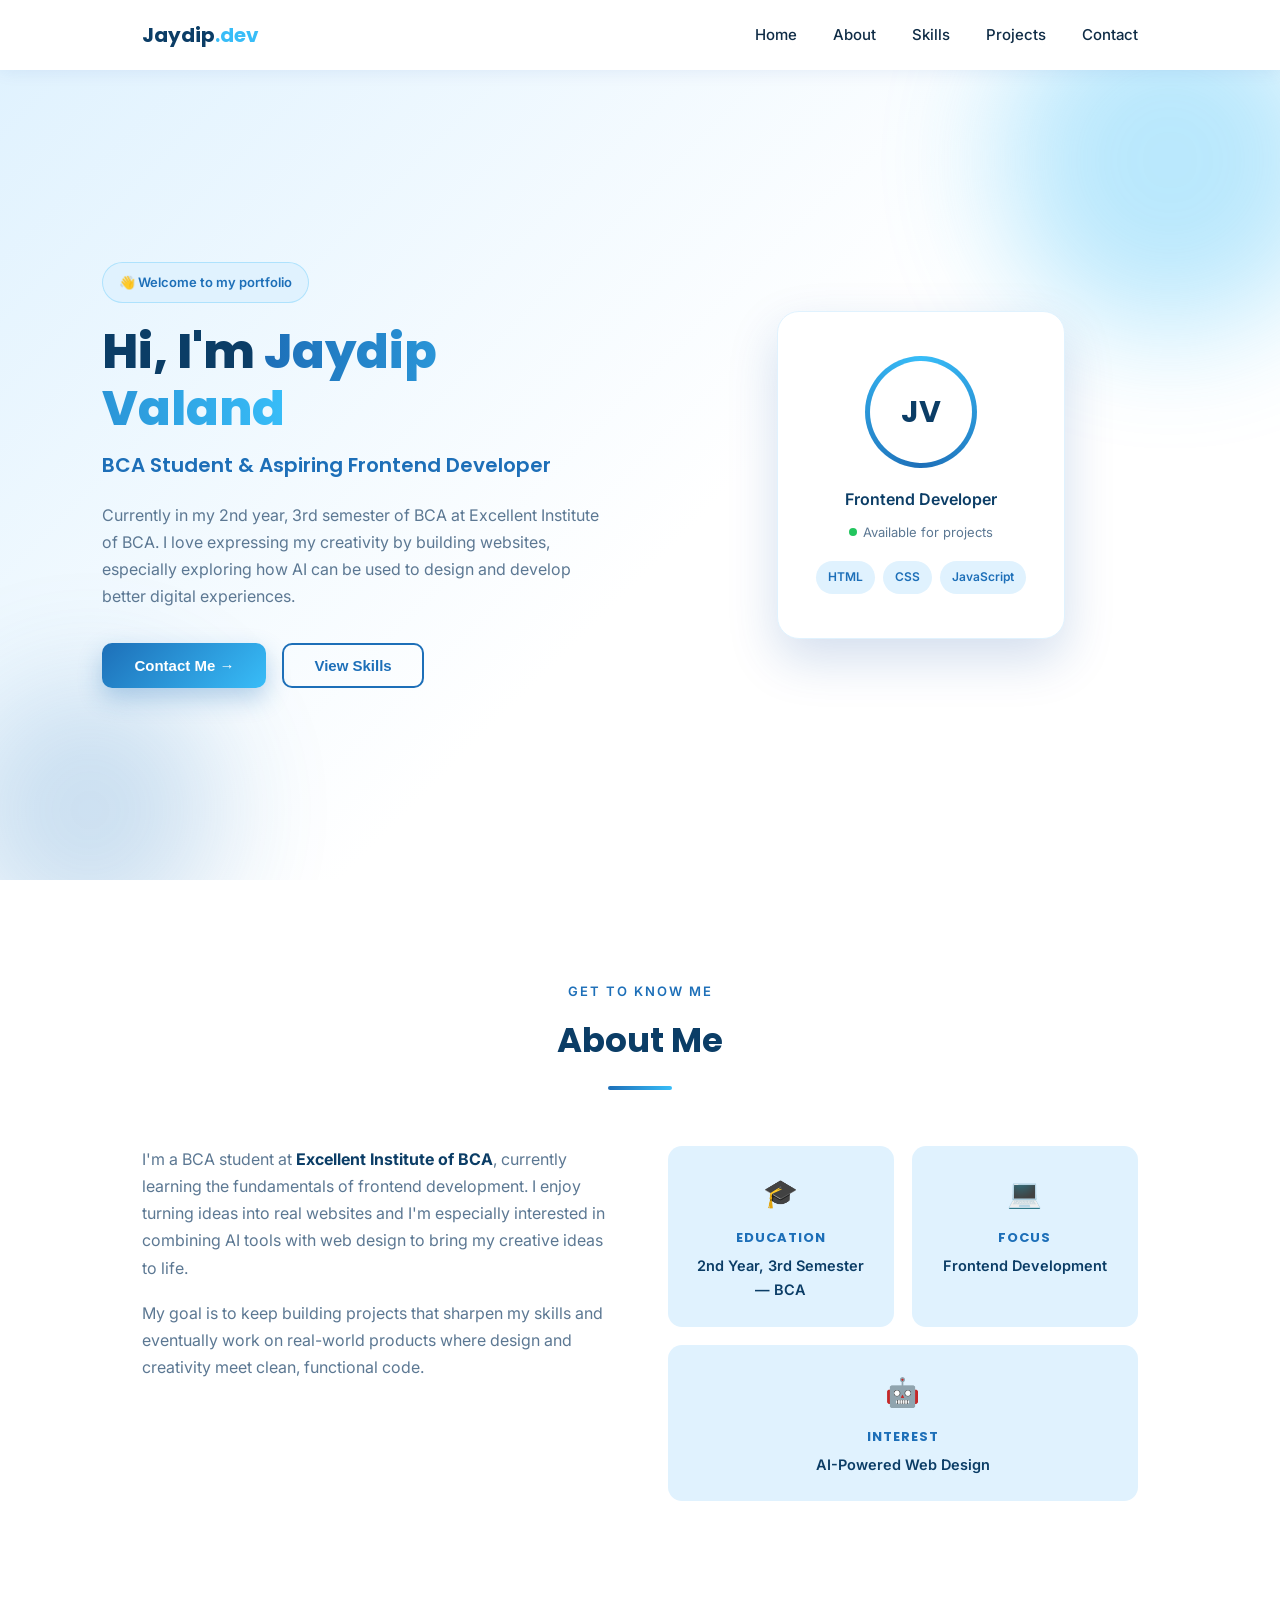
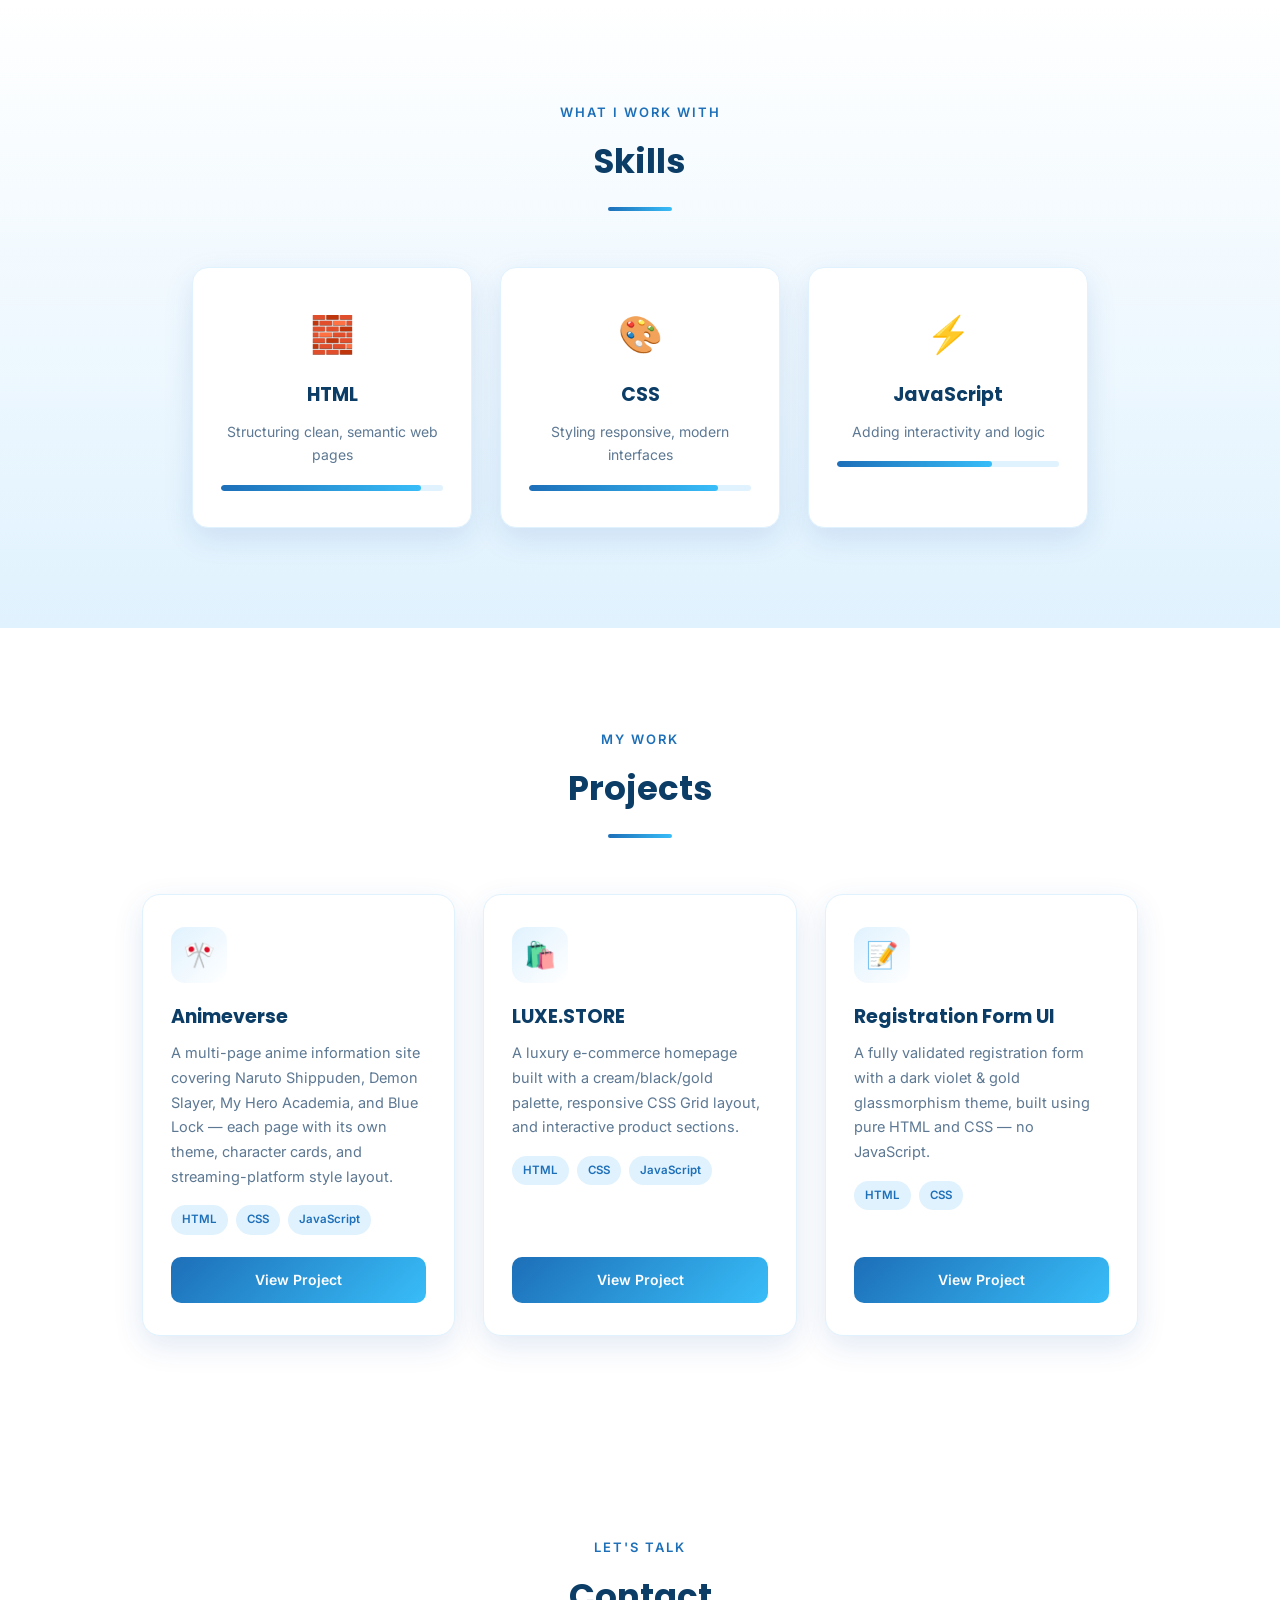
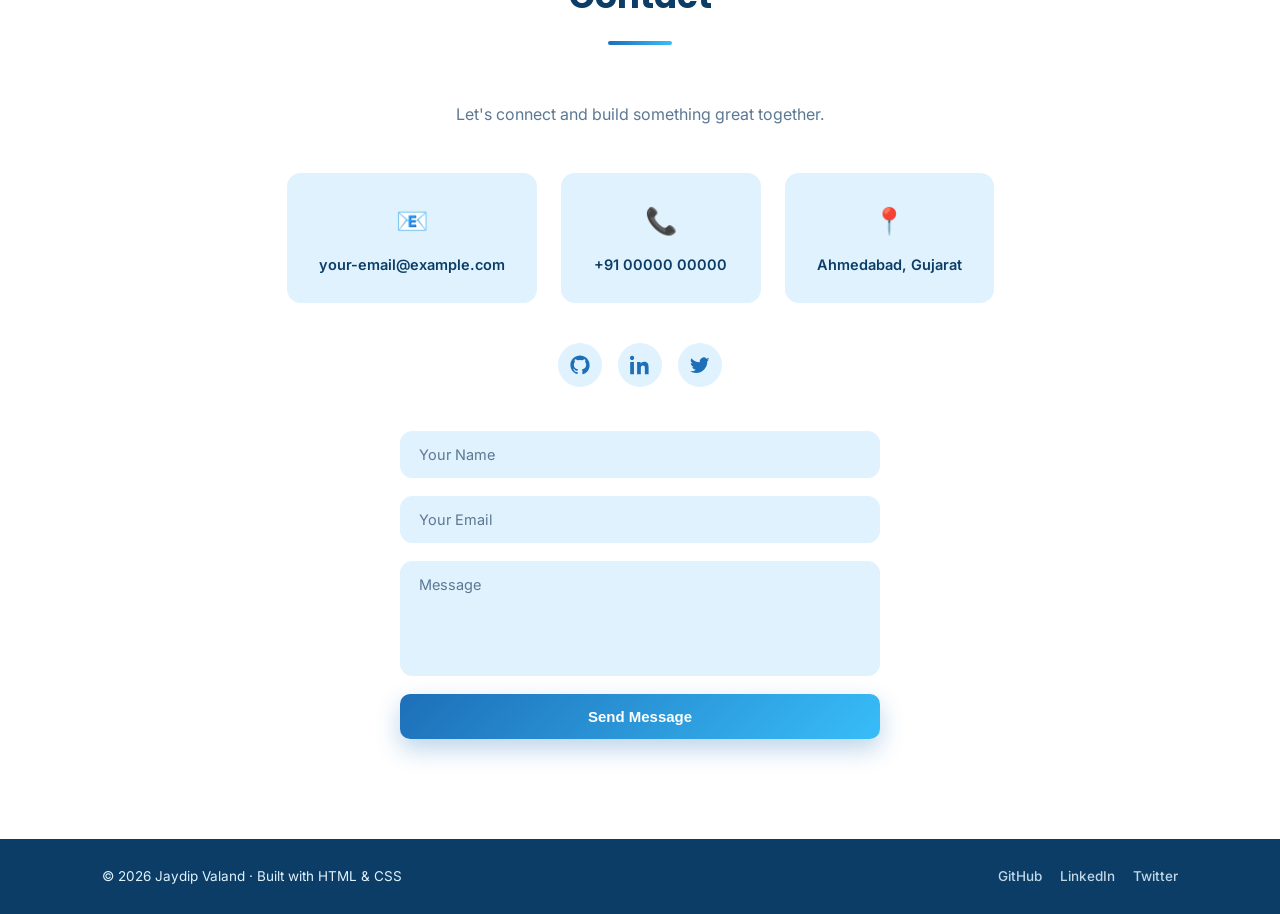
<file: Student-Portfolio-day2/index.html>
<!DOCTYPE html>
<html lang="en">
<head>
  <meta charset="UTF-8">
  <meta name="viewport" content="width=device-width, initial-scale=1.0">
  <title>Jaydip Valand | Portfolio</title>
  <link rel="preconnect" href="https://fonts.googleapis.com">
  <link href="https://fonts.googleapis.com/css2?family=Poppins:wght@400;500;600;700;800&family=Inter:wght@400;500;600&display=swap" rel="stylesheet">
  <link rel="stylesheet" href="style.css">
</head>
<body>

  <!-- Navbar -->
  <nav>
    <div class="nav-inner">
      <div class="logo">Jaydip<span>.dev</span></div>
      <ul class="nav-links">
        <li><a href="#home">Home</a></li>
        <li><a href="#about">About</a></li>
        <li><a href="#skills">Skills</a></li>
        <li><a href="#projects">Projects</a></li>
        <li><a href="#contact">Contact</a></li>
      </ul>
    </div>
  </nav>

  <!-- Hero Section -->
  <section id="home" class="hero">
    <div class="blob blob-1"></div>
    <div class="blob blob-2"></div>
    <div class="hero-inner">
      <div class="hero-text">
        <span class="badge">👋 Welcome to my portfolio</span>
        <h1>Hi, I'm <span class="highlight">Jaydip Valand</span></h1>
        <h2>BCA Student &amp; Aspiring Frontend Developer</h2>
        <p>
          Currently in my 2nd year, 3rd semester of BCA at Excellent Institute of BCA.
          I love expressing my creativity by building websites, especially exploring how AI
          can be used to design and develop better digital experiences.
        </p>
        <div class="hero-actions">
          <a href="#contact"><button class="btn-primary">Contact Me →</button></a>
          <a href="#skills"><button class="btn-outline">View Skills</button></a>
        </div>
      </div>
      <div class="hero-visual">
        <div class="hero-card">
          <div class="ring">
            <div class="hero-avatar">JV</div>
          </div>
          <p class="hero-role">Frontend Developer</p>
          <p class="hero-status"><span class="dot"></span>Available for projects</p>
          <div class="hero-tags">
            <span>HTML</span>
            <span>CSS</span>
            <span>JavaScript</span>
          </div>
        </div>
      </div>
    </div>
  </section>

  <!-- About Section -->
  <section id="about" class="about">
    <span class="eyebrow">Get to know me</span>
    <h2 class="section-title">About Me</h2>
    <div class="about-content">
      <div class="about-text">
        <p>
          I'm a BCA student at <strong>Excellent Institute of BCA</strong>, currently learning the
          fundamentals of frontend development. I enjoy turning ideas into real websites and I'm
          especially interested in combining AI tools with web design to bring my creative ideas to life.
        </p>
        <p>
          My goal is to keep building projects that sharpen my skills and eventually work on
          real-world products where design and creativity meet clean, functional code.
        </p>
      </div>
      <div class="about-grid">
        <div class="about-item">
          <span class="about-icon">🎓</span>
          <h4>Education</h4>
          <p>2nd Year, 3rd Semester &mdash; BCA</p>
        </div>
        <div class="about-item">
          <span class="about-icon">💻</span>
          <h4>Focus</h4>
          <p>Frontend Development</p>
        </div>
        <div class="about-item">
          <span class="about-icon">🤖</span>
          <h4>Interest</h4>
          <p>AI-Powered Web Design</p>
        </div>
      </div>
    </div>
  </section>

  <!-- Skills Section -->
  <section id="skills" class="skills">
    <span class="eyebrow">What I work with</span>
    <h2 class="section-title">Skills</h2>
    <div class="skills-grid">
      <div class="skill-card">
        <span class="skill-icon">🧱</span>
        <h3>HTML</h3>
        <p>Structuring clean, semantic web pages</p>
        <div class="bar"><div class="bar-fill" style="width:90%"></div></div>
      </div>
      <div class="skill-card">
        <span class="skill-icon">🎨</span>
        <h3>CSS</h3>
        <p>Styling responsive, modern interfaces</p>
        <div class="bar"><div class="bar-fill" style="width:85%"></div></div>
      </div>
      <div class="skill-card">
        <span class="skill-icon">⚡</span>
        <h3>JavaScript</h3>
        <p>Adding interactivity and logic</p>
        <div class="bar"><div class="bar-fill" style="width:70%"></div></div>
      </div>
    </div>
  </section>

  <!-- Projects Section -->
  <section id="projects" class="projects">
    <span class="eyebrow">My work</span>
    <h2 class="section-title">Projects</h2>
    <div class="projects-grid">

      <div class="card">
        <div class="card-thumb">🎌</div>
        <h3>Animeverse</h3>
        <p>
          A multi-page anime information site covering Naruto Shippuden, Demon Slayer,
          My Hero Academia, and Blue Lock &mdash; each page with its own theme, character
          cards, and streaming-platform style layout.
        </p>
        <div class="card-tags">
          <span>HTML</span>
          <span>CSS</span>
          <span>JavaScript</span>
        </div>
        <a href="#" class="btn">View Project</a>
      </div>

      <div class="card">
        <div class="card-thumb">🛍️</div>
        <h3>LUXE.STORE</h3>
        <p>
          A luxury e-commerce homepage built with a cream/black/gold palette, responsive
          CSS Grid layout, and interactive product sections.
        </p>
        <div class="card-tags">
          <span>HTML</span>
          <span>CSS</span>
          <span>JavaScript</span>
        </div>
        <a href="#" class="btn">View Project</a>
      </div>

      <div class="card">
        <div class="card-thumb">📝</div>
        <h3>Registration Form UI</h3>
        <p>
          A fully validated registration form with a dark violet &amp; gold glassmorphism
          theme, built using pure HTML and CSS &mdash; no JavaScript.
        </p>
        <div class="card-tags">
          <span>HTML</span>
          <span>CSS</span>
        </div>
        <a href="#" class="btn">View Project</a>
      </div>

    </div>
  </section>

  <!-- Contact Section -->
  <section id="contact" class="contact">
    <span class="eyebrow">Let's talk</span>
    <h2 class="section-title">Contact</h2>
    <p class="contact-sub">Let's connect and build something great together.</p>
    <div class="contact-grid">
      <a href="mailto:your-email@example.com" class="contact-item">
        <span class="contact-icon">📧</span>
        <p>your-email@example.com</p>
      </a>
      <a href="tel:+910000000000" class="contact-item">
        <span class="contact-icon">📞</span>
        <p>+91 00000 00000</p>
      </a>
      <div class="contact-item static">
        <span class="contact-icon">📍</span>
        <p>Ahmedabad, Gujarat</p>
      </div>
    </div>

    <div class="social-row">
      <a href="#" aria-label="GitHub" class="social-icon">
        <svg viewBox="0 0 24 24" fill="currentColor"><path d="M12 .5C5.73.5.5 5.73.5 12c0 5.08 3.29 9.39 7.86 10.91.57.1.78-.25.78-.55 0-.27-.01-1.16-.02-2.11-3.2.7-3.88-1.36-3.88-1.36-.52-1.33-1.28-1.69-1.28-1.69-1.04-.71.08-.7.08-.7 1.15.08 1.76 1.18 1.76 1.18 1.03 1.76 2.69 1.25 3.35.96.1-.75.4-1.25.73-1.54-2.56-.29-5.25-1.28-5.25-5.71 0-1.26.45-2.29 1.18-3.1-.12-.29-.51-1.46.11-3.04 0 0 .97-.31 3.18 1.18a11.1 11.1 0 0 1 5.79 0c2.2-1.49 3.17-1.18 3.17-1.18.63 1.58.24 2.75.12 3.04.74.81 1.18 1.84 1.18 3.1 0 4.44-2.7 5.42-5.27 5.7.42.36.78 1.08.78 2.17 0 1.57-.01 2.83-.01 3.22 0 .3.2.66.79.55A10.52 10.52 0 0 0 23.5 12c0-6.27-5.23-11.5-11.5-11.5Z"/></svg>
      </a>
      <a href="#" aria-label="LinkedIn" class="social-icon">
        <svg viewBox="0 0 24 24" fill="currentColor"><path d="M4.98 3.5C4.98 4.88 3.87 6 2.5 6S0 4.88 0 3.5 1.12 1 2.5 1s2.48 1.12 2.48 2.5ZM.24 8.25h4.5V23H.24V8.25ZM8.34 8.25h4.31v2.02h.06c.6-1.13 2.06-2.32 4.24-2.32 4.53 0 5.37 2.98 5.37 6.86V23h-4.5v-6.72c0-1.6-.03-3.66-2.23-3.66-2.23 0-2.57 1.74-2.57 3.54V23h-4.5V8.25Z"/></svg>
      </a>
      <a href="#" aria-label="Twitter" class="social-icon">
        <svg viewBox="0 0 24 24" fill="currentColor"><path d="M23.5 5.14a9.6 9.6 0 0 1-2.73.75 4.77 4.77 0 0 0 2.1-2.63 9.5 9.5 0 0 1-3.01 1.15 4.74 4.74 0 0 0-8.08 4.32A13.44 13.44 0 0 1 1.67 3.9a4.74 4.74 0 0 0 1.47 6.32 4.7 4.7 0 0 1-2.15-.59v.06a4.74 4.74 0 0 0 3.8 4.65 4.75 4.75 0 0 1-2.14.08 4.74 4.74 0 0 0 4.43 3.29A9.51 9.51 0 0 1 0 19.54 13.4 13.4 0 0 0 7.26 21.7c8.71 0 13.47-7.22 13.47-13.48l-.02-.61a9.6 9.6 0 0 0 2.36-2.47Z"/></svg>
      </a>
    </div>

    <form class="contact-form" action="mailto:your-email@example.com" method="post" enctype="text/plain">
      <input type="text" name="name" placeholder="Your Name" required>
      <input type="email" name="email" placeholder="Your Email" required>
      <textarea name="message" rows="5" placeholder="Message" required></textarea>
      <button type="submit" class="btn-primary full">Send Message</button>
    </form>
  </section>

  <footer>
    <div class="footer-inner">
      <p>&copy; 2026 Jaydip Valand &middot; Built with HTML &amp; CSS</p>
      <div class="socials">
        <a href="#" aria-label="GitHub">GitHub</a>
        <a href="#" aria-label="LinkedIn">LinkedIn</a>
        <a href="#" aria-label="Twitter">Twitter</a>
      </div>
    </div>
  </footer>

</body>
</html>
</file>
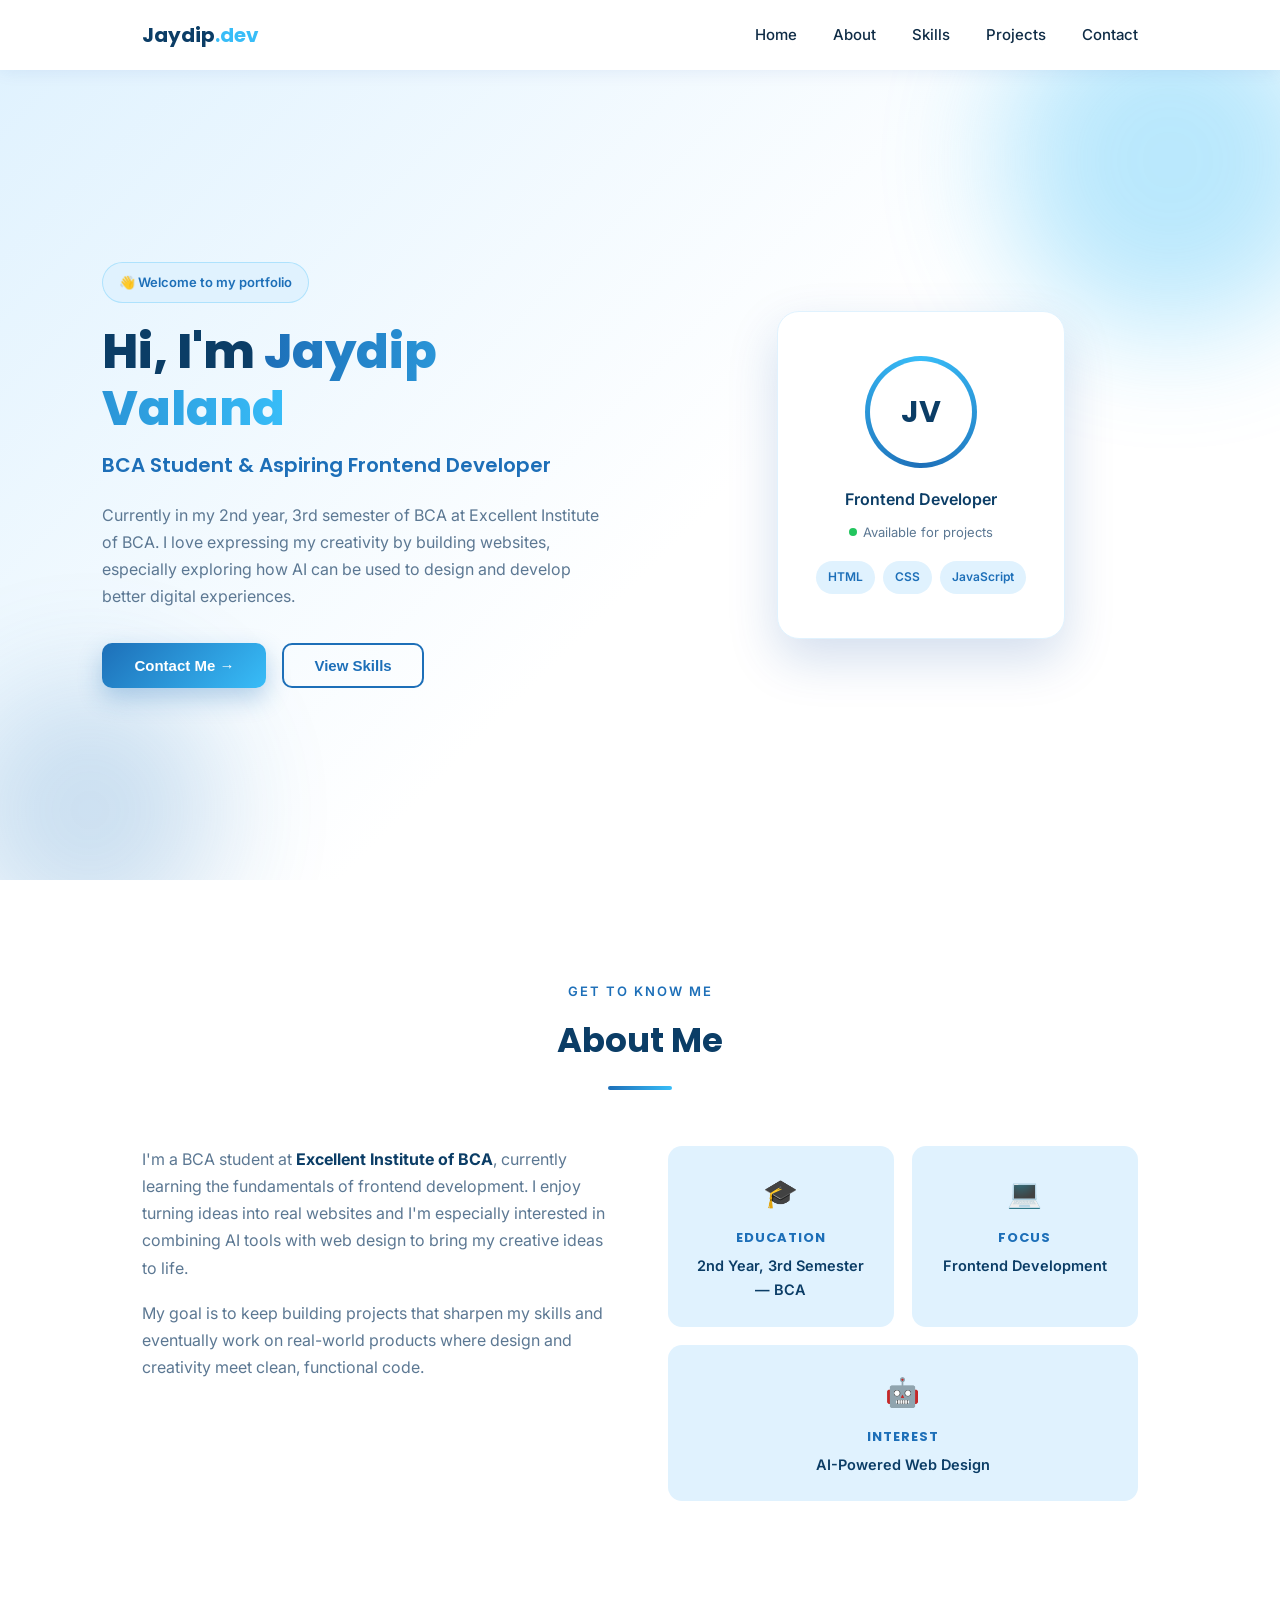
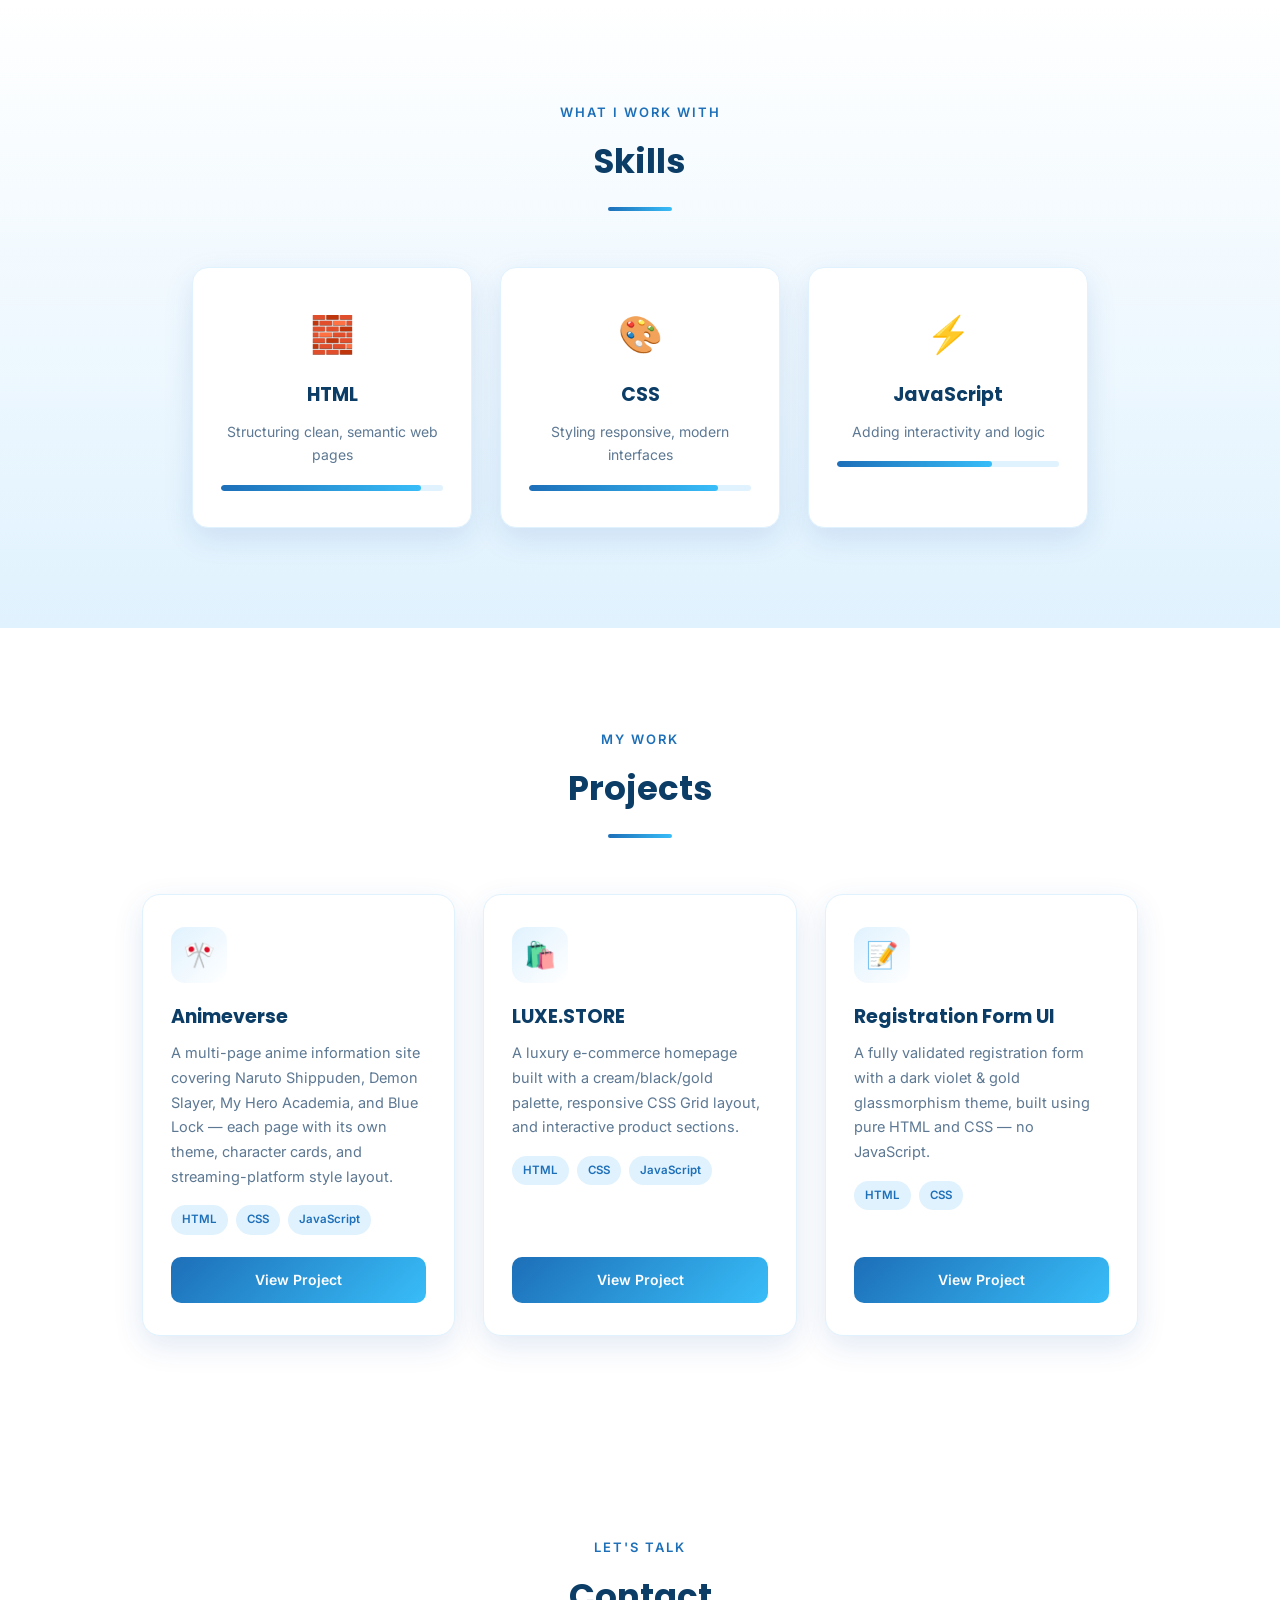
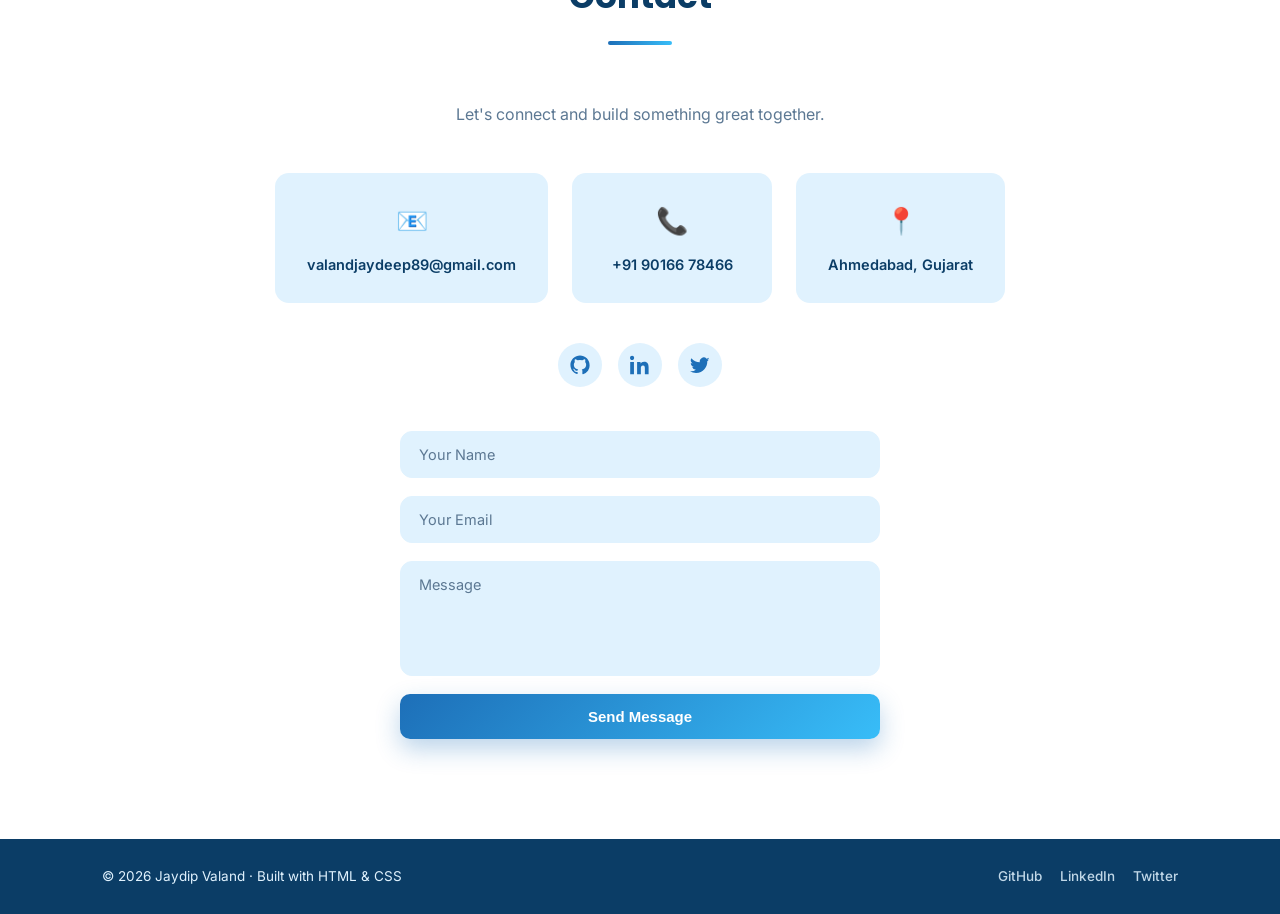
<file: Student-Portfolio-day3/index.html>
<!DOCTYPE html>
<html lang="en">
<head>
  <meta charset="UTF-8">
  <meta name="viewport" content="width=device-width, initial-scale=1.0">
  <title>Jaydip Valand | Portfolio</title>
  <link rel="preconnect" href="https://fonts.googleapis.com">
  <link href="https://fonts.googleapis.com/css2?family=Poppins:wght@400;500;600;700;800&family=Inter:wght@400;500;600&display=swap" rel="stylesheet">
  <link rel="stylesheet" href="style.css">
</head>
<body>

  <!-- Navbar -->
  <nav>
    <div class="nav-inner">
      <div class="logo">Jaydip<span>.dev</span></div>
      <ul class="nav-links">
        <li><a href="#home">Home</a></li>
        <li><a href="#about">About</a></li>
        <li><a href="#skills">Skills</a></li>
        <li><a href="#projects">Projects</a></li>
        <li><a href="#contact">Contact</a></li>
      </ul>
    </div>
  </nav>

  <!-- Hero Section -->
  <section id="home" class="hero">
    <div class="blob blob-1"></div>
    <div class="blob blob-2"></div>
    <div class="hero-inner">
      <div class="hero-text">
        <span class="badge">👋 Welcome to my portfolio</span>
        <h1>Hi, I'm <span class="highlight">Jaydip Valand</span></h1>
        <h2>BCA Student &amp; Aspiring Frontend Developer</h2>
        <p>
          Currently in my 2nd year, 3rd semester of BCA at Excellent Institute of BCA.
          I love expressing my creativity by building websites, especially exploring how AI
          can be used to design and develop better digital experiences.
        </p>
        <div class="hero-actions">
          <a href="#contact"><button class="btn-primary">Contact Me →</button></a>
          <a href="#skills"><button class="btn-outline">View Skills</button></a>
        </div>
      </div>
      <div class="hero-visual">
        <div class="hero-card">
          <div class="ring">
            <div class="hero-avatar">JV</div>
          </div>
          <p class="hero-role">Frontend Developer</p>
          <p class="hero-status"><span class="dot"></span>Available for projects</p>
          <div class="hero-tags">
            <span>HTML</span>
            <span>CSS</span>
            <span>JavaScript</span>
          </div>
        </div>
      </div>
    </div>
  </section>

  <!-- About Section -->
  <section id="about" class="about">
    <span class="eyebrow">Get to know me</span>
    <h2 class="section-title">About Me</h2>
    <div class="about-content">
      <div class="about-text">
        <p>
          I'm a BCA student at <strong>Excellent Institute of BCA</strong>, currently learning the
          fundamentals of frontend development. I enjoy turning ideas into real websites and I'm
          especially interested in combining AI tools with web design to bring my creative ideas to life.
        </p>
        <p>
          My goal is to keep building projects that sharpen my skills and eventually work on
          real-world products where design and creativity meet clean, functional code.
        </p>
      </div>
      <div class="about-grid">
        <div class="about-item">
          <span class="about-icon">🎓</span>
          <h4>Education</h4>
          <p>2nd Year, 3rd Semester &mdash; BCA</p>
        </div>
        <div class="about-item">
          <span class="about-icon">💻</span>
          <h4>Focus</h4>
          <p>Frontend Development</p>
        </div>
        <div class="about-item">
          <span class="about-icon">🤖</span>
          <h4>Interest</h4>
          <p>AI-Powered Web Design</p>
        </div>
      </div>
    </div>
  </section>

  <!-- Skills Section -->
  <section id="skills" class="skills">
    <span class="eyebrow">What I work with</span>
    <h2 class="section-title">Skills</h2>
    <div class="skills-grid">
      <div class="skill-card">
        <span class="skill-icon">🧱</span>
        <h3>HTML</h3>
        <p>Structuring clean, semantic web pages</p>
        <div class="bar"><div class="bar-fill" style="width:90%"></div></div>
      </div>
      <div class="skill-card">
        <span class="skill-icon">🎨</span>
        <h3>CSS</h3>
        <p>Styling responsive, modern interfaces</p>
        <div class="bar"><div class="bar-fill" style="width:85%"></div></div>
      </div>
      <div class="skill-card">
        <span class="skill-icon">⚡</span>
        <h3>JavaScript</h3>
        <p>Adding interactivity and logic</p>
        <div class="bar"><div class="bar-fill" style="width:70%"></div></div>
      </div>
    </div>
  </section>

  <!-- Projects Section -->
  <section id="projects" class="projects">
    <span class="eyebrow">My work</span>
    <h2 class="section-title">Projects</h2>
    <div class="projects-grid">

      <div class="card">
        <div class="card-thumb">🎌</div>
        <h3>Animeverse</h3>
        <p>
          A multi-page anime information site covering Naruto Shippuden, Demon Slayer,
          My Hero Academia, and Blue Lock &mdash; each page with its own theme, character
          cards, and streaming-platform style layout.
        </p>
        <div class="card-tags">
          <span>HTML</span>
          <span>CSS</span>
          <span>JavaScript</span>
        </div>
        <a href="#" class="btn">View Project</a>
      </div>

      <div class="card">
        <div class="card-thumb">🛍️</div>
        <h3>LUXE.STORE</h3>
        <p>
          A luxury e-commerce homepage built with a cream/black/gold palette, responsive
          CSS Grid layout, and interactive product sections.
        </p>
        <div class="card-tags">
          <span>HTML</span>
          <span>CSS</span>
          <span>JavaScript</span>
        </div>
        <a href="#" class="btn">View Project</a>
      </div>

      <div class="card">
        <div class="card-thumb">📝</div>
        <h3>Registration Form UI</h3>
        <p>
          A fully validated registration form with a dark violet &amp; gold glassmorphism
          theme, built using pure HTML and CSS &mdash; no JavaScript.
        </p>
        <div class="card-tags">
          <span>HTML</span>
          <span>CSS</span>
        </div>
        <a href="#" class="btn">View Project</a>
      </div>

    </div>
  </section>

  <!-- Contact Section -->
  <section id="contact" class="contact">
    <span class="eyebrow">Let's talk</span>
    <h2 class="section-title">Contact</h2>
    <p class="contact-sub">Let's connect and build something great together.</p>
    <div class="contact-grid">
      <a href="mailto:valandjaydeep89@gmail.com" class="contact-item">
        <span class="contact-icon">📧</span>
        <p>valandjaydeep89@gmail.com</p>
      </a>
      <a href="tel:+919016678466" class="contact-item">
        <span class="contact-icon">📞</span>
        <p>+91 90166 78466</p>
      </a>
      <div class="contact-item static">
        <span class="contact-icon">📍</span>
        <p>Ahmedabad, Gujarat</p>
      </div>
    </div>

    <div class="social-row">
      <a href="#" aria-label="GitHub" class="social-icon">
        <svg viewBox="0 0 24 24" fill="currentColor"><path d="M12 .5C5.73.5.5 5.73.5 12c0 5.08 3.29 9.39 7.86 10.91.57.1.78-.25.78-.55 0-.27-.01-1.16-.02-2.11-3.2.7-3.88-1.36-3.88-1.36-.52-1.33-1.28-1.69-1.28-1.69-1.04-.71.08-.7.08-.7 1.15.08 1.76 1.18 1.76 1.18 1.03 1.76 2.69 1.25 3.35.96.1-.75.4-1.25.73-1.54-2.56-.29-5.25-1.28-5.25-5.71 0-1.26.45-2.29 1.18-3.1-.12-.29-.51-1.46.11-3.04 0 0 .97-.31 3.18 1.18a11.1 11.1 0 0 1 5.79 0c2.2-1.49 3.17-1.18 3.17-1.18.63 1.58.24 2.75.12 3.04.74.81 1.18 1.84 1.18 3.1 0 4.44-2.7 5.42-5.27 5.7.42.36.78 1.08.78 2.17 0 1.57-.01 2.83-.01 3.22 0 .3.2.66.79.55A10.52 10.52 0 0 0 23.5 12c0-6.27-5.23-11.5-11.5-11.5Z"/></svg>
      </a>
      <a href="#" aria-label="LinkedIn" class="social-icon">
        <svg viewBox="0 0 24 24" fill="currentColor"><path d="M4.98 3.5C4.98 4.88 3.87 6 2.5 6S0 4.88 0 3.5 1.12 1 2.5 1s2.48 1.12 2.48 2.5ZM.24 8.25h4.5V23H.24V8.25ZM8.34 8.25h4.31v2.02h.06c.6-1.13 2.06-2.32 4.24-2.32 4.53 0 5.37 2.98 5.37 6.86V23h-4.5v-6.72c0-1.6-.03-3.66-2.23-3.66-2.23 0-2.57 1.74-2.57 3.54V23h-4.5V8.25Z"/></svg>
      </a>
      <a href="#" aria-label="Twitter" class="social-icon">
        <svg viewBox="0 0 24 24" fill="currentColor"><path d="M23.5 5.14a9.6 9.6 0 0 1-2.73.75 4.77 4.77 0 0 0 2.1-2.63 9.5 9.5 0 0 1-3.01 1.15 4.74 4.74 0 0 0-8.08 4.32A13.44 13.44 0 0 1 1.67 3.9a4.74 4.74 0 0 0 1.47 6.32 4.7 4.7 0 0 1-2.15-.59v.06a4.74 4.74 0 0 0 3.8 4.65 4.75 4.75 0 0 1-2.14.08 4.74 4.74 0 0 0 4.43 3.29A9.51 9.51 0 0 1 0 19.54 13.4 13.4 0 0 0 7.26 21.7c8.71 0 13.47-7.22 13.47-13.48l-.02-.61a9.6 9.6 0 0 0 2.36-2.47Z"/></svg>
      </a>
    </div>

    <form class="contact-form" action="mailto:your-email@example.com" method="post" enctype="text/plain">
      <input type="text" name="name" placeholder="Your Name" required>
      <input type="email" name="email" placeholder="Your Email" required>
      <textarea name="message" rows="5" placeholder="Message" required></textarea>
      <button type="submit" class="btn-primary full">Send Message</button>
    </form>
  </section>

  <footer>
    <div class="footer-inner">
      <p>&copy; 2026 Jaydip Valand &middot; Built with HTML &amp; CSS</p>
      <div class="socials">
        <a href="#" aria-label="GitHub">GitHub</a>
        <a href="#" aria-label="LinkedIn">LinkedIn</a>
        <a href="#" aria-label="Twitter">Twitter</a>
      </div>
    </div>
  </footer>

</body>
</html>
</file>
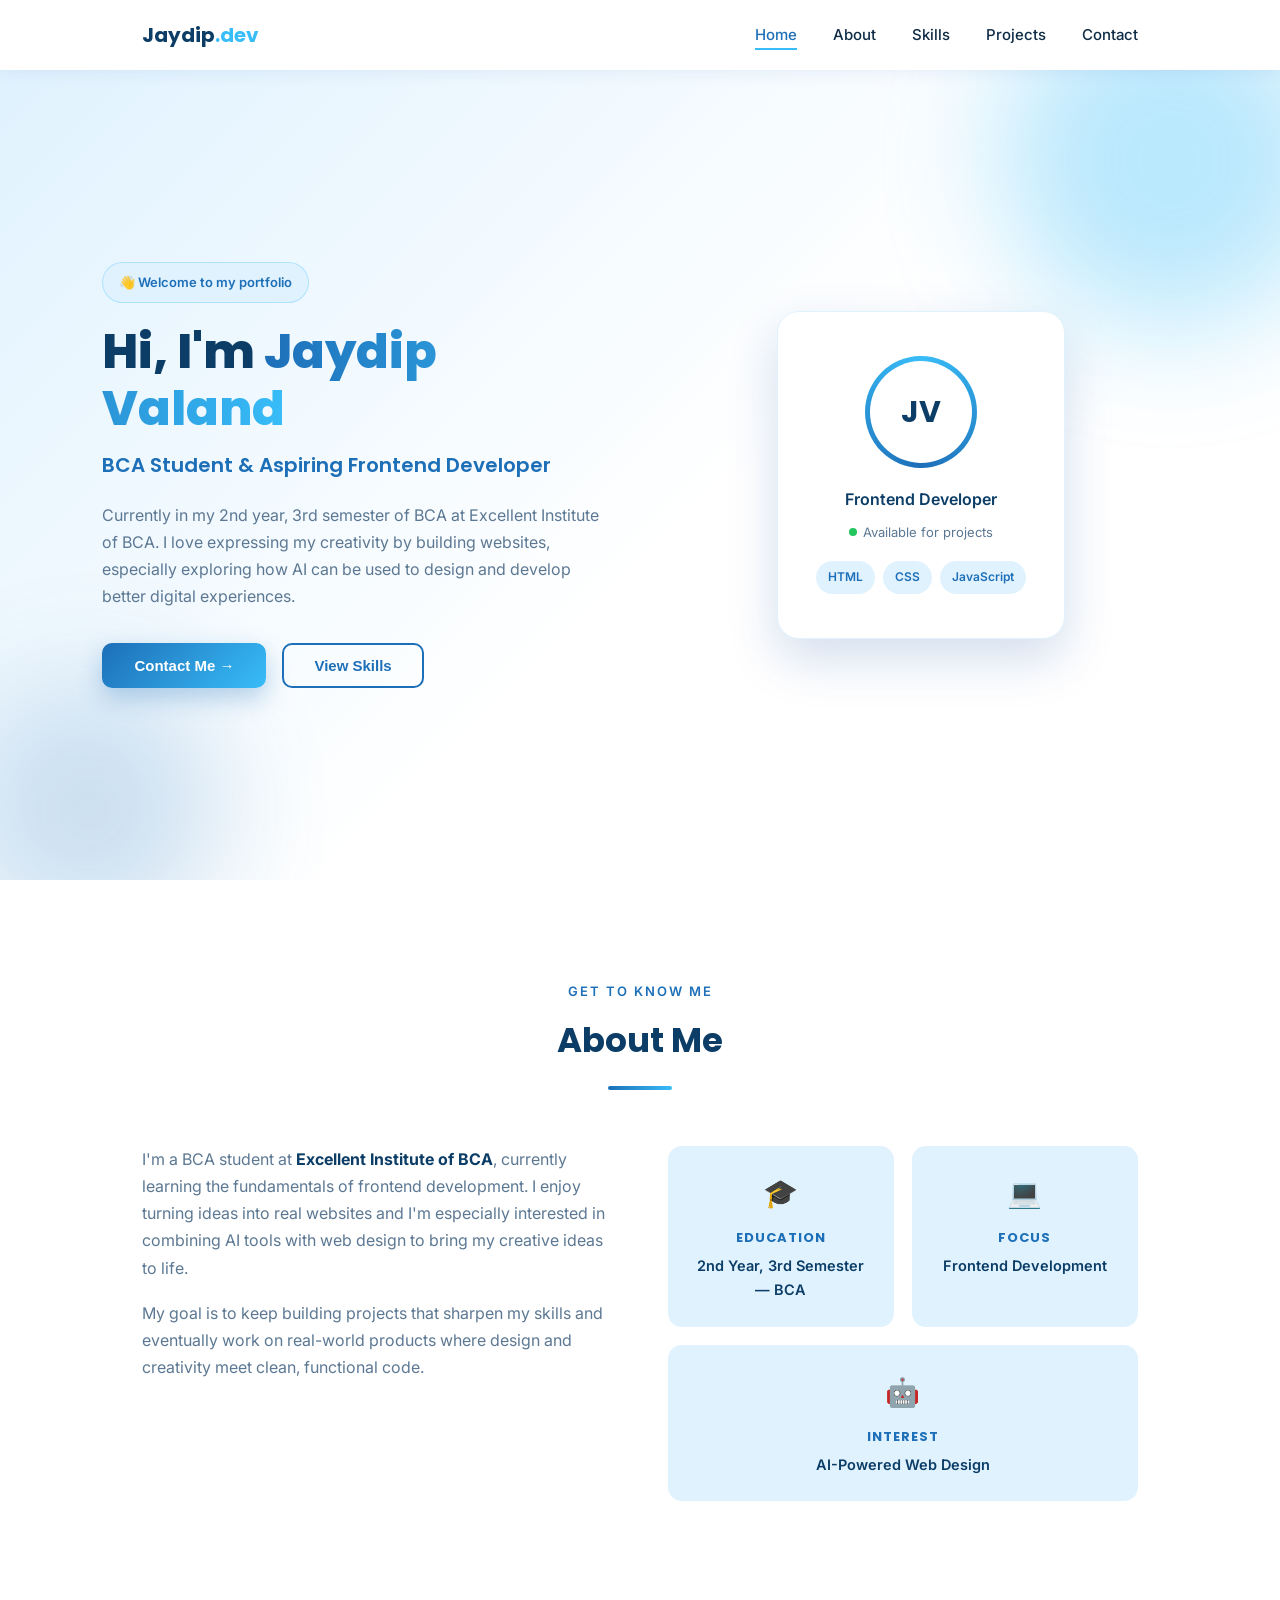
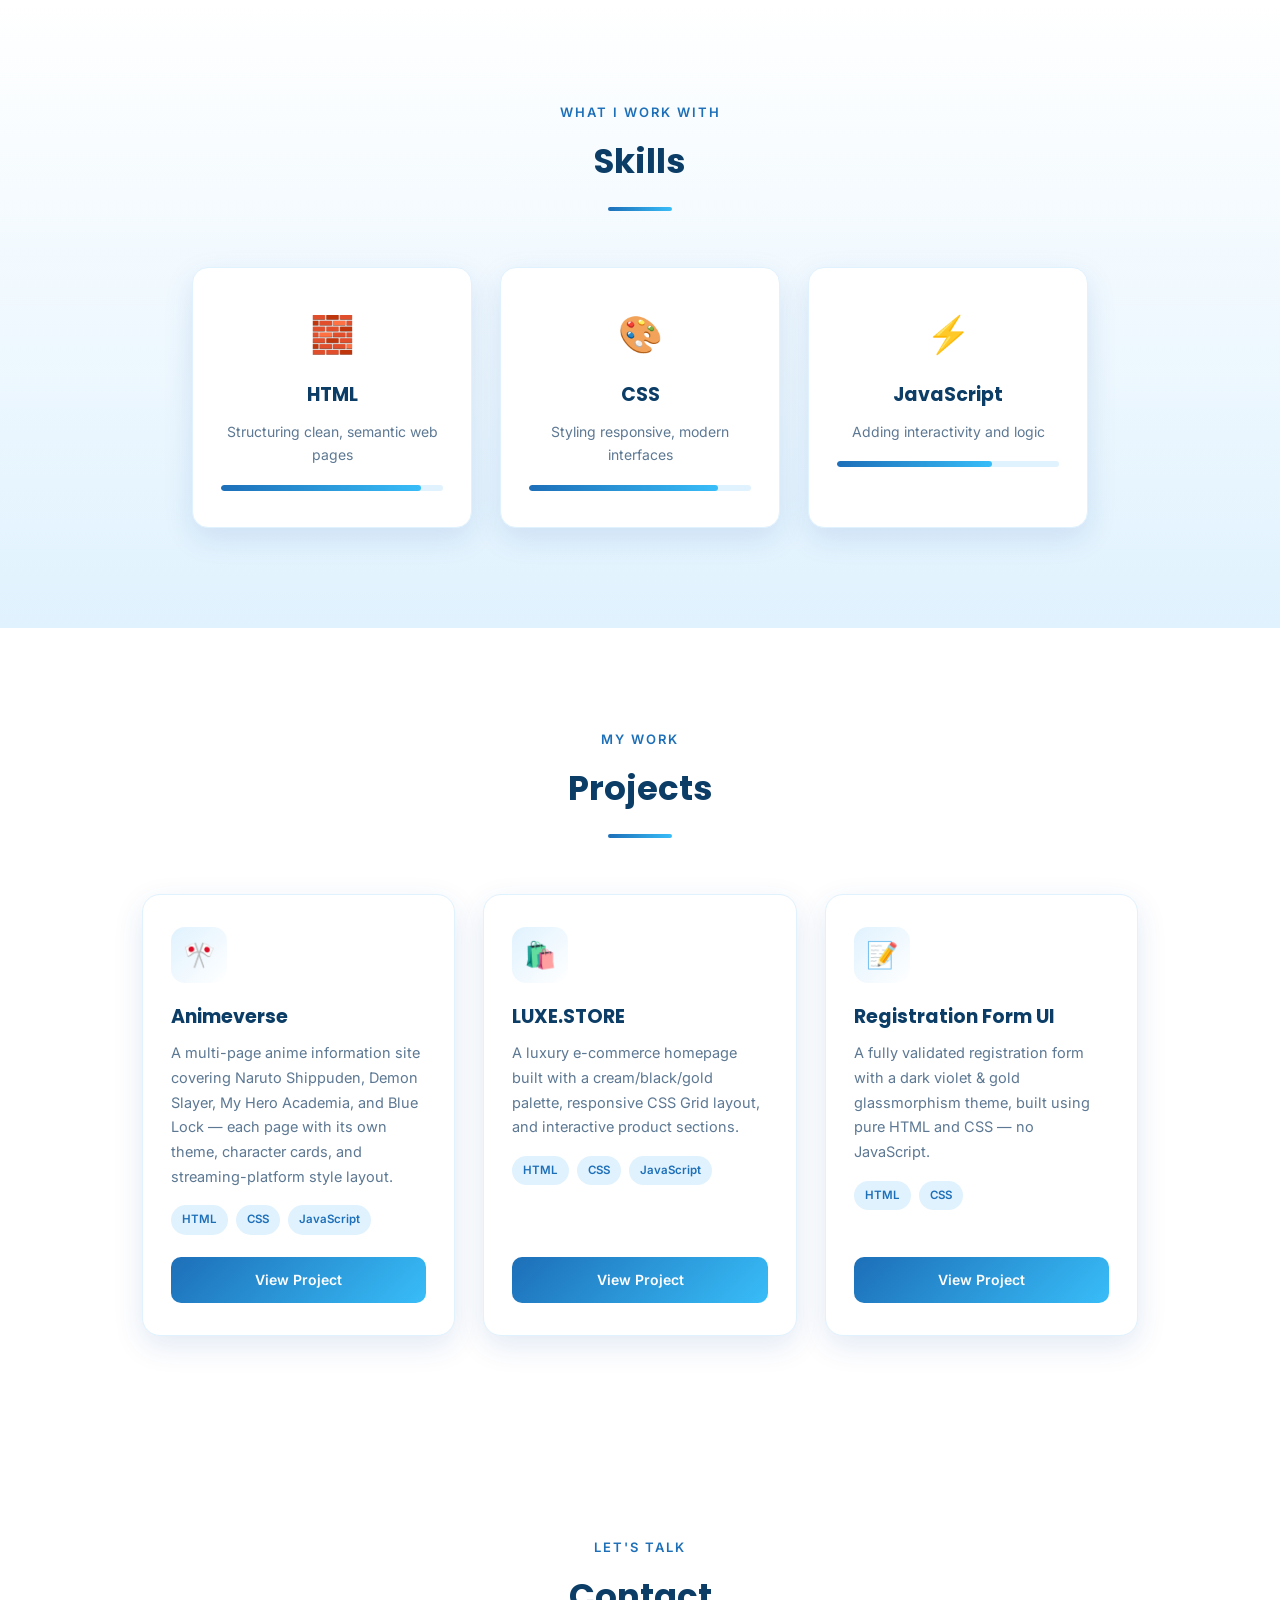
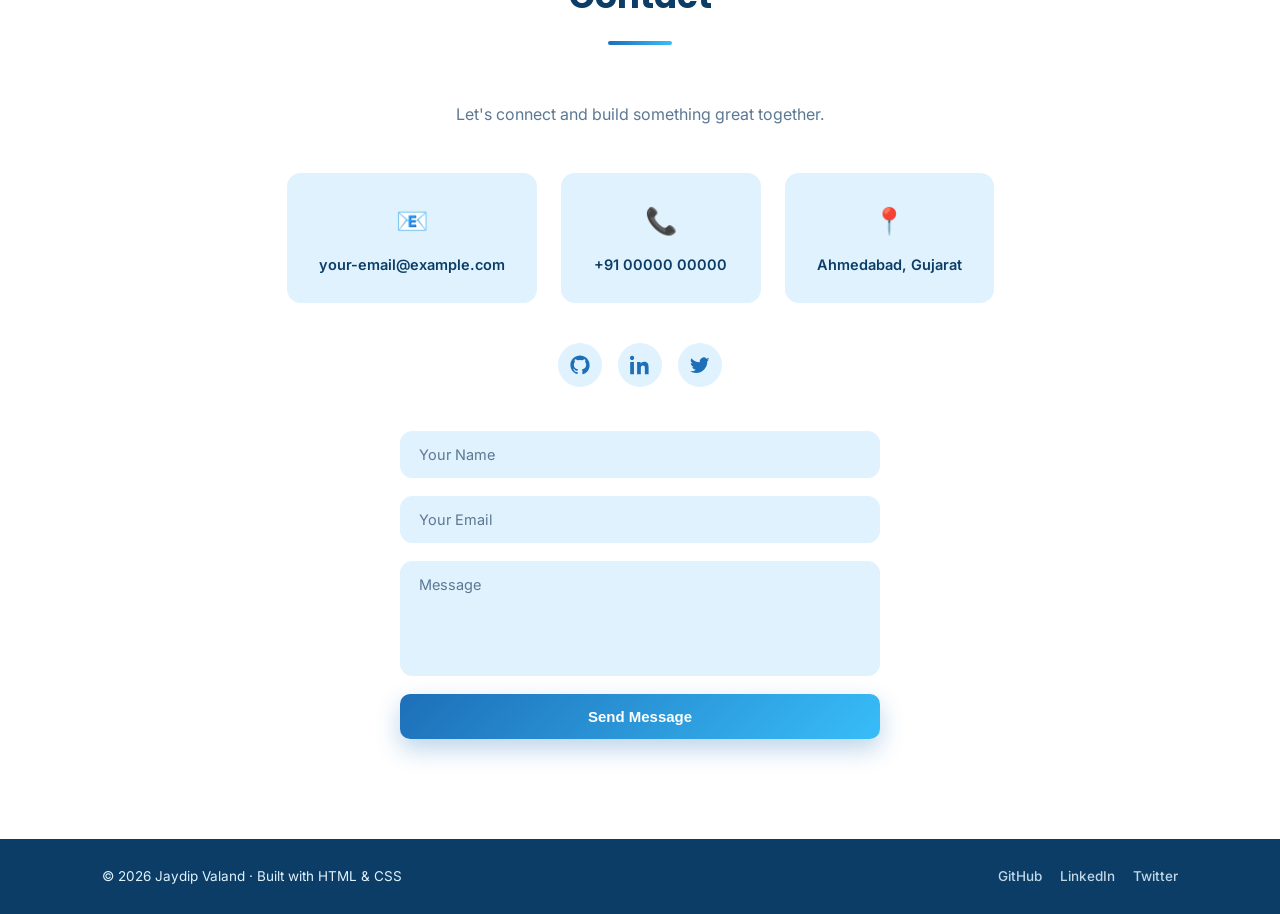
<file: Student-Portfolio-day4/index.html>
<!DOCTYPE html>
<html lang="en">
<head>
  <meta charset="UTF-8">
  <meta name="viewport" content="width=device-width, initial-scale=1.0">
  <title>Jaydip Valand | Portfolio</title>
  <link rel="preconnect" href="https://fonts.googleapis.com">
  <link href="https://fonts.googleapis.com/css2?family=Poppins:wght@400;500;600;700;800&family=Inter:wght@400;500;600&display=swap" rel="stylesheet">
  <link rel="stylesheet" href="style.css">
</head>
<body>

  <!-- Navbar -->
  <nav>
    <div class="nav-inner">
      <div class="logo">Jaydip<span>.dev</span></div>
      <ul class="nav-links" id="navLinks">
        <li><a href="#home" class="nav-link">Home</a></li>
        <li><a href="#about" class="nav-link">About</a></li>
        <li><a href="#skills" class="nav-link">Skills</a></li>
        <li><a href="#projects" class="nav-link">Projects</a></li>
        <li><a href="#contact" class="nav-link">Contact</a></li>
      </ul>
      <button class="hamburger" id="hamburger" aria-label="Toggle menu">
        <span></span><span></span><span></span>
      </button>
    </div>
  </nav>

  <!-- Hero Section -->
  <section id="home" class="hero">
    <div class="blob blob-1"></div>
    <div class="blob blob-2"></div>
    <div class="hero-inner">
      <div class="hero-text">
        <span class="badge">👋 Welcome to my portfolio</span>
        <h1>Hi, I'm <span class="highlight">Jaydip Valand</span></h1>
        <h2>BCA Student &amp; Aspiring Frontend Developer</h2>
        <p>
          Currently in my 2nd year, 3rd semester of BCA at Excellent Institute of BCA.
          I love expressing my creativity by building websites, especially exploring how AI
          can be used to design and develop better digital experiences.
        </p>
        <div class="hero-actions">
          <a href="#contact"><button class="btn-primary">Contact Me →</button></a>
          <a href="#skills"><button class="btn-outline">View Skills</button></a>
        </div>
      </div>
      <div class="hero-visual">
        <div class="hero-card">
          <div class="ring">
            <div class="hero-avatar">JV</div>
          </div>
          <p class="hero-role">Frontend Developer</p>
          <p class="hero-status"><span class="dot"></span>Available for projects</p>
          <div class="hero-tags">
            <span>HTML</span>
            <span>CSS</span>
            <span>JavaScript</span>
          </div>
        </div>
      </div>
    </div>
  </section>

  <!-- About Section -->
  <section id="about" class="about">
    <span class="eyebrow">Get to know me</span>
    <h2 class="section-title">About Me</h2>
    <div class="about-content">
      <div class="about-text">
        <p>
          I'm a BCA student at <strong>Excellent Institute of BCA</strong>, currently learning the
          fundamentals of frontend development. I enjoy turning ideas into real websites and I'm
          especially interested in combining AI tools with web design to bring my creative ideas to life.
        </p>
        <p>
          My goal is to keep building projects that sharpen my skills and eventually work on
          real-world products where design and creativity meet clean, functional code.
        </p>
      </div>
      <div class="about-grid">
        <div class="about-item reveal">
          <span class="about-icon">🎓</span>
          <h4>Education</h4>
          <p>2nd Year, 3rd Semester &mdash; BCA</p>
        </div>
        <div class="about-item reveal">
          <span class="about-icon">💻</span>
          <h4>Focus</h4>
          <p>Frontend Development</p>
        </div>
        <div class="about-item reveal">
          <span class="about-icon">🤖</span>
          <h4>Interest</h4>
          <p>AI-Powered Web Design</p>
        </div>
      </div>
    </div>
  </section>

  <!-- Skills Section -->
  <section id="skills" class="skills">
    <span class="eyebrow">What I work with</span>
    <h2 class="section-title">Skills</h2>
    <div class="skills-grid">
      <div class="skill-card reveal">
        <span class="skill-icon">🧱</span>
        <h3>HTML</h3>
        <p>Structuring clean, semantic web pages</p>
        <div class="bar"><div class="bar-fill" data-width="90"></div></div>
      </div>
      <div class="skill-card reveal">
        <span class="skill-icon">🎨</span>
        <h3>CSS</h3>
        <p>Styling responsive, modern interfaces</p>
        <div class="bar"><div class="bar-fill" data-width="85"></div></div>
      </div>
      <div class="skill-card reveal">
        <span class="skill-icon">⚡</span>
        <h3>JavaScript</h3>
        <p>Adding interactivity and logic</p>
        <div class="bar"><div class="bar-fill" data-width="70"></div></div>
      </div>
    </div>
  </section>

  <!-- Projects Section -->
  <section id="projects" class="projects">
    <span class="eyebrow">My work</span>
    <h2 class="section-title">Projects</h2>
    <div class="projects-grid">

      <div class="card reveal">
        <div class="card-thumb">🎌</div>
        <h3>Animeverse</h3>
        <p>
          A multi-page anime information site covering Naruto Shippuden, Demon Slayer,
          My Hero Academia, and Blue Lock &mdash; each page with its own theme, character
          cards, and streaming-platform style layout.
        </p>
        <div class="card-tags">
          <span>HTML</span>
          <span>CSS</span>
          <span>JavaScript</span>
        </div>
        <a href="#" class="btn">View Project</a>
      </div>

      <div class="card reveal">
        <div class="card-thumb">🛍️</div>
        <h3>LUXE.STORE</h3>
        <p>
          A luxury e-commerce homepage built with a cream/black/gold palette, responsive
          CSS Grid layout, and interactive product sections.
        </p>
        <div class="card-tags">
          <span>HTML</span>
          <span>CSS</span>
          <span>JavaScript</span>
        </div>
        <a href="#" class="btn">View Project</a>
      </div>

      <div class="card reveal">
        <div class="card-thumb">📝</div>
        <h3>Registration Form UI</h3>
        <p>
          A fully validated registration form with a dark violet &amp; gold glassmorphism
          theme, built using pure HTML and CSS &mdash; no JavaScript.
        </p>
        <div class="card-tags">
          <span>HTML</span>
          <span>CSS</span>
        </div>
        <a href="#" class="btn">View Project</a>
      </div>

    </div>
  </section>

  <!-- Contact Section -->
  <section id="contact" class="contact">
    <span class="eyebrow">Let's talk</span>
    <h2 class="section-title">Contact</h2>
    <p class="contact-sub">Let's connect and build something great together.</p>
    <div class="contact-grid">
      <a href="mailto:your-email@example.com" class="contact-item">
        <span class="contact-icon">📧</span>
        <p>your-email@example.com</p>
      </a>
      <a href="tel:+910000000000" class="contact-item">
        <span class="contact-icon">📞</span>
        <p>+91 00000 00000</p>
      </a>
      <div class="contact-item static">
        <span class="contact-icon">📍</span>
        <p>Ahmedabad, Gujarat</p>
      </div>
    </div>

    <div class="social-row">
      <a href="#" aria-label="GitHub" class="social-icon">
        <svg viewBox="0 0 24 24" fill="currentColor"><path d="M12 .5C5.73.5.5 5.73.5 12c0 5.08 3.29 9.39 7.86 10.91.57.1.78-.25.78-.55 0-.27-.01-1.16-.02-2.11-3.2.7-3.88-1.36-3.88-1.36-.52-1.33-1.28-1.69-1.28-1.69-1.04-.71.08-.7.08-.7 1.15.08 1.76 1.18 1.76 1.18 1.03 1.76 2.69 1.25 3.35.96.1-.75.4-1.25.73-1.54-2.56-.29-5.25-1.28-5.25-5.71 0-1.26.45-2.29 1.18-3.1-.12-.29-.51-1.46.11-3.04 0 0 .97-.31 3.18 1.18a11.1 11.1 0 0 1 5.79 0c2.2-1.49 3.17-1.18 3.17-1.18.63 1.58.24 2.75.12 3.04.74.81 1.18 1.84 1.18 3.1 0 4.44-2.7 5.42-5.27 5.7.42.36.78 1.08.78 2.17 0 1.57-.01 2.83-.01 3.22 0 .3.2.66.79.55A10.52 10.52 0 0 0 23.5 12c0-6.27-5.23-11.5-11.5-11.5Z"/></svg>
      </a>
      <a href="#" aria-label="LinkedIn" class="social-icon">
        <svg viewBox="0 0 24 24" fill="currentColor"><path d="M4.98 3.5C4.98 4.88 3.87 6 2.5 6S0 4.88 0 3.5 1.12 1 2.5 1s2.48 1.12 2.48 2.5ZM.24 8.25h4.5V23H.24V8.25ZM8.34 8.25h4.31v2.02h.06c.6-1.13 2.06-2.32 4.24-2.32 4.53 0 5.37 2.98 5.37 6.86V23h-4.5v-6.72c0-1.6-.03-3.66-2.23-3.66-2.23 0-2.57 1.74-2.57 3.54V23h-4.5V8.25Z"/></svg>
      </a>
      <a href="#" aria-label="Twitter" class="social-icon">
        <svg viewBox="0 0 24 24" fill="currentColor"><path d="M23.5 5.14a9.6 9.6 0 0 1-2.73.75 4.77 4.77 0 0 0 2.1-2.63 9.5 9.5 0 0 1-3.01 1.15 4.74 4.74 0 0 0-8.08 4.32A13.44 13.44 0 0 1 1.67 3.9a4.74 4.74 0 0 0 1.47 6.32 4.7 4.7 0 0 1-2.15-.59v.06a4.74 4.74 0 0 0 3.8 4.65 4.75 4.75 0 0 1-2.14.08 4.74 4.74 0 0 0 4.43 3.29A9.51 9.51 0 0 1 0 19.54 13.4 13.4 0 0 0 7.26 21.7c8.71 0 13.47-7.22 13.47-13.48l-.02-.61a9.6 9.6 0 0 0 2.36-2.47Z"/></svg>
      </a>
    </div>

    <form class="contact-form" action="mailto:your-email@example.com" method="post" enctype="text/plain">
      <input type="text" name="name" placeholder="Your Name" required>
      <input type="email" name="email" placeholder="Your Email" required>
      <textarea name="message" rows="5" placeholder="Message" required></textarea>
      <button type="submit" class="btn-primary full">Send Message</button>
    </form>
  </section>

  <footer>
    <div class="footer-inner">
      <p>&copy; 2026 Jaydip Valand &middot; Built with HTML &amp; CSS</p>
      <div class="socials">
        <a href="#" aria-label="GitHub">GitHub</a>
        <a href="#" aria-label="LinkedIn">LinkedIn</a>
        <a href="#" aria-label="Twitter">Twitter</a>
      </div>
    </div>
  </footer>
  <!-- Back to top -->
  <button id="backToTop" class="back-to-top" aria-label="Back to top">↑</button>

  <script src="script.js"></script>
</body>
</html>
</file>
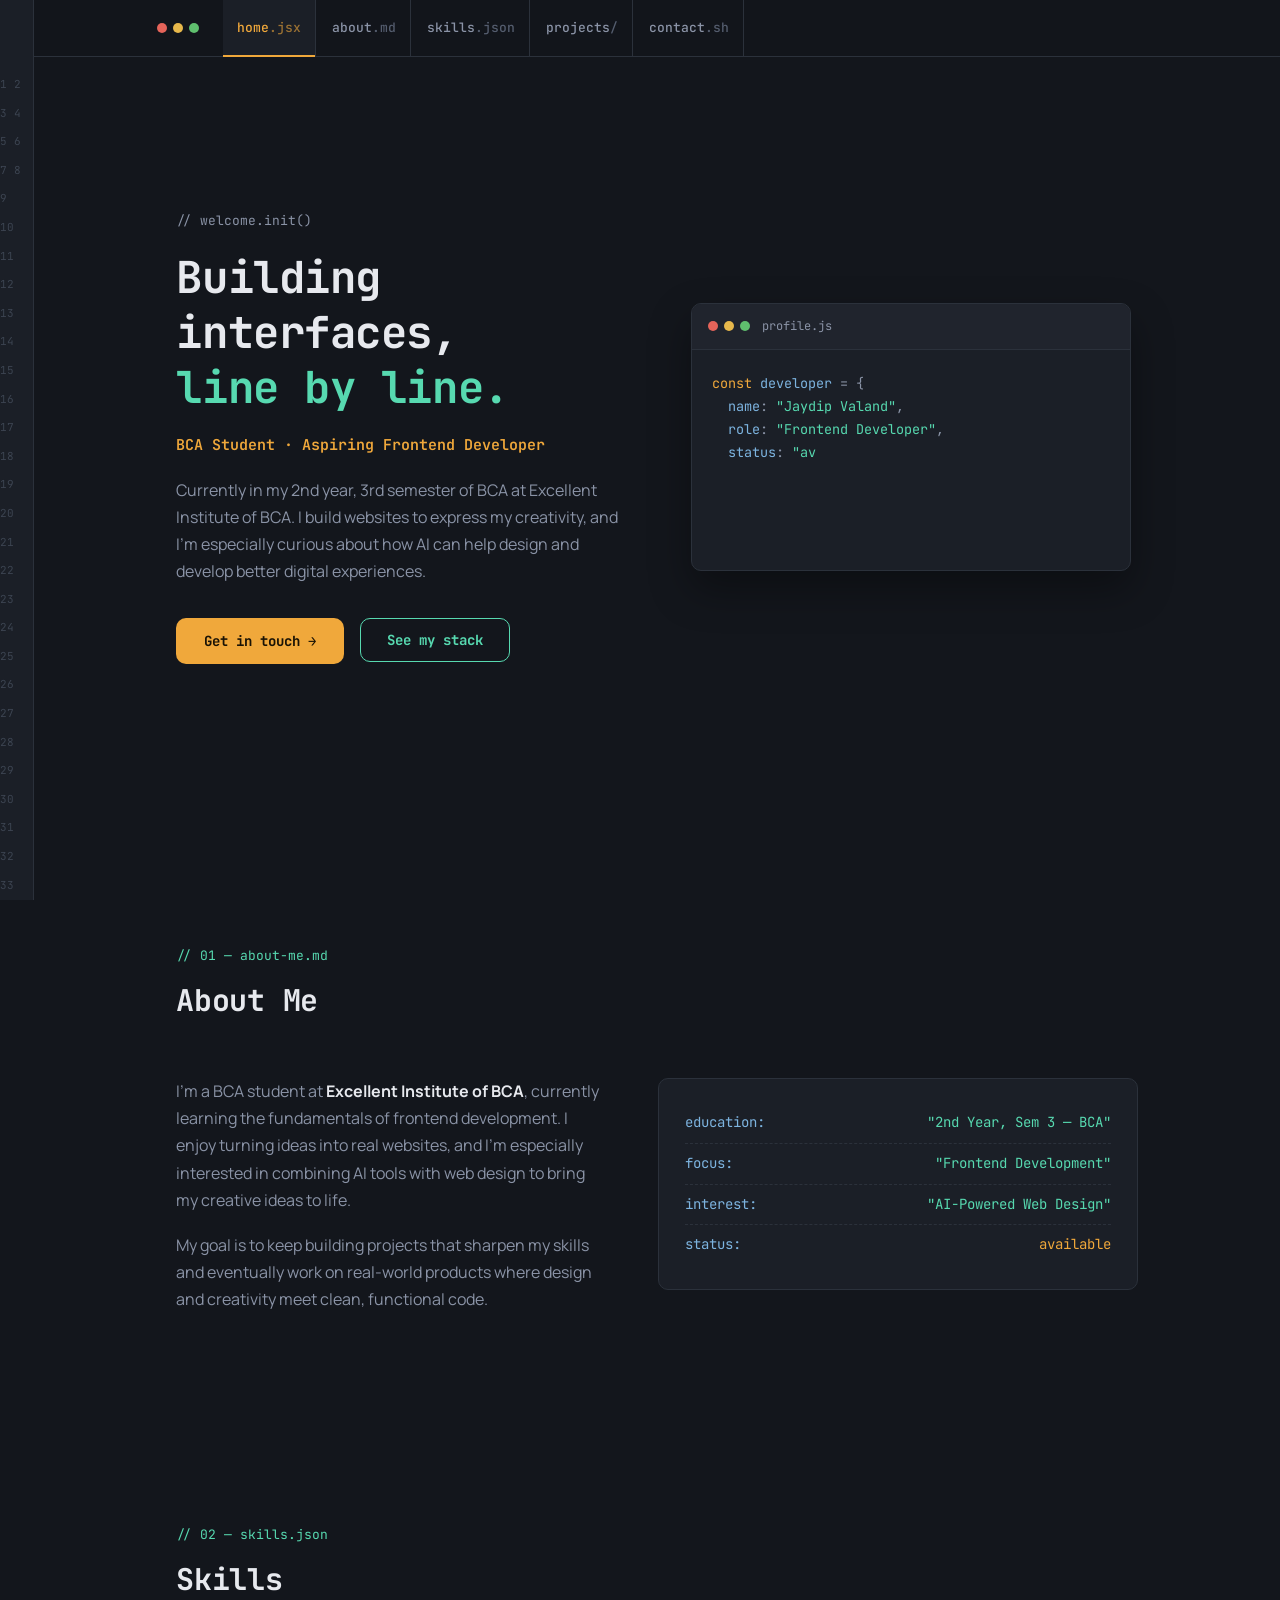
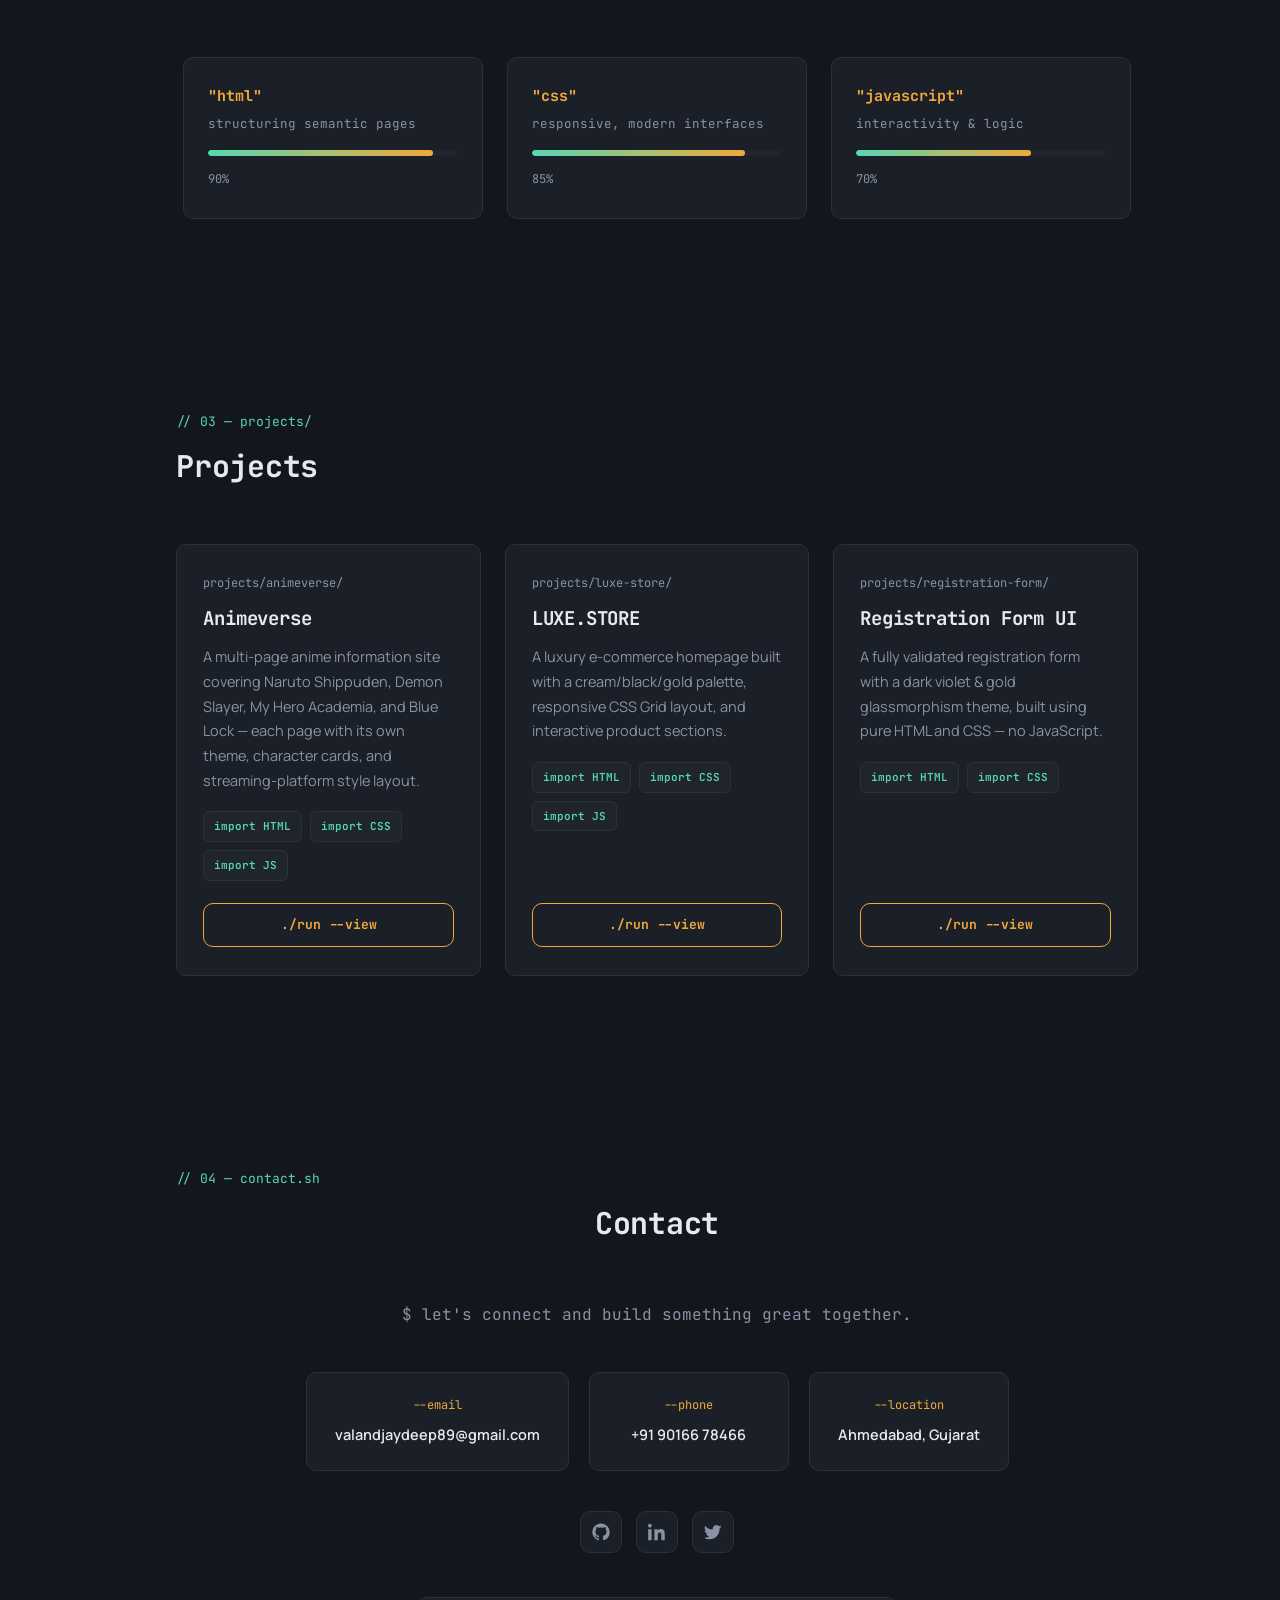
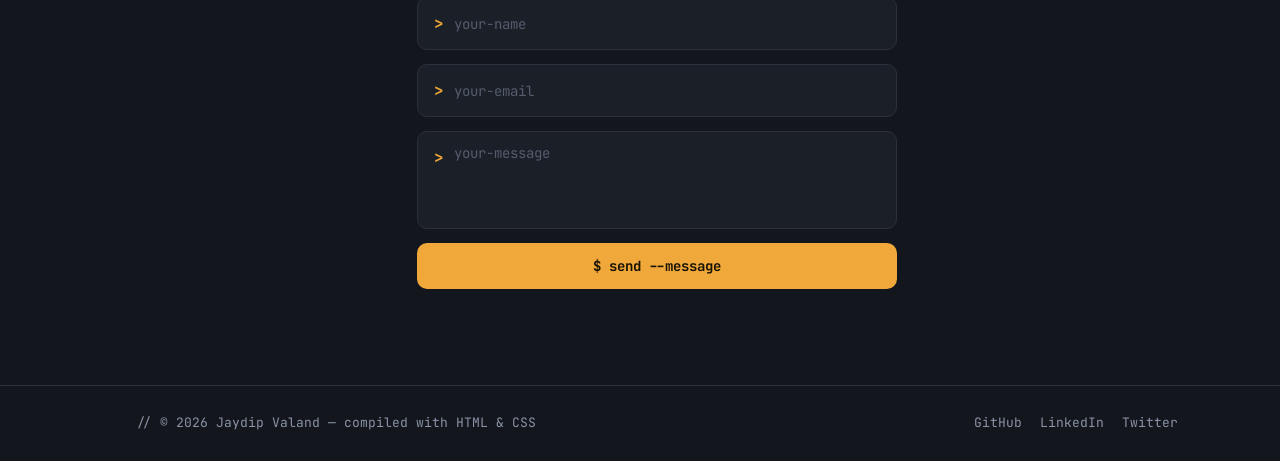
<file: Student-Portfolio-day5/index.html>
<!DOCTYPE html>
<html lang="en">
<head>
  <meta charset="UTF-8">
  <meta name="viewport" content="width=device-width, initial-scale=1.0">
  <title>Jaydip Valand — /portfolio</title>
  <link rel="preconnect" href="https://fonts.googleapis.com">
  <link href="https://fonts.googleapis.com/css2?family=JetBrains+Mono:wght@400;500;600;700;800&family=Manrope:wght@400;500;600;700;800&display=swap" rel="stylesheet">
  <link rel="stylesheet" href="style.css">
</head>
<body>

  <!-- line-number gutter (decorative, mirrors an editor's line count) -->
  <div class="gutter" aria-hidden="true"><div class="gutter-inner" id="gutterInner"></div></div>

  <!-- Editor tab bar (acts as the nav) -->
  <header class="tabbar">
    <div class="tabbar-inner">
      <div class="traffic"><span></span><span></span><span></span></div>
      <ul class="tabs" id="navLinks">
        <li><a href="#home" class="tab active-tab" data-dot="js">home<em>.jsx</em></a></li>
        <li><a href="#about" class="tab" data-dot="md">about<em>.md</em></a></li>
        <li><a href="#skills" class="tab" data-dot="json">skills<em>.json</em></a></li>
        <li><a href="#projects" class="tab" data-dot="dir">projects<em>/</em></a></li>
        <li><a href="#contact" class="tab" data-dot="sh">contact<em>.sh</em></a></li>
      </ul>
      <button class="hamburger" id="hamburger" aria-label="Toggle menu">
        <span></span><span></span><span></span>
      </button>
    </div>
  </header>

  <!-- Hero -->
  <section id="home" class="hero">
    <div class="hero-inner">
      <div class="hero-text">
        <span class="comment">// welcome.init()</span>
        <h1>Building interfaces,<br><span class="highlight">line by line.</span></h1>
        <p class="role">BCA Student &middot; Aspiring Frontend Developer</p>
        <p class="desc">
          Currently in my 2nd year, 3rd semester of BCA at Excellent Institute of BCA.
          I build websites to express my creativity, and I'm especially curious about
          how AI can help design and develop better digital experiences.
        </p>
        <div class="hero-actions">
          <a href="#contact"><button class="btn-primary">Get in touch →</button></a>
          <a href="#skills"><button class="btn-outline">See my stack</button></a>
        </div>
      </div>

      <div class="hero-visual">
        <div class="terminal">
          <div class="terminal-bar">
            <div class="traffic"><span></span><span></span><span></span></div>
            <span class="terminal-title">profile.js</span>
          </div>
          <pre class="terminal-body" id="typedCode" aria-label="Animated code introducing Jaydip Valand as a frontend developer"></pre>
        </div>
      </div>
    </div>
  </section>

  <!-- About -->
  <section id="about" class="about">
    <span class="comment block-comment">// 01 — about-me.md</span>
    <h2 class="section-title">About Me</h2>
    <div class="about-content">
      <div class="about-text">
        <p>
          I'm a BCA student at <strong>Excellent Institute of BCA</strong>, currently learning the
          fundamentals of frontend development. I enjoy turning ideas into real websites, and
          I'm especially interested in combining AI tools with web design to bring my creative
          ideas to life.
        </p>
        <p>
          My goal is to keep building projects that sharpen my skills and eventually work on
          real-world products where design and creativity meet clean, functional code.
        </p>
      </div>
      <div class="frontmatter reveal">
        <div class="fm-row"><span class="fm-key">education:</span><span class="fm-val">"2nd Year, Sem 3 — BCA"</span></div>
        <div class="fm-row"><span class="fm-key">focus:</span><span class="fm-val">"Frontend Development"</span></div>
        <div class="fm-row"><span class="fm-key">interest:</span><span class="fm-val">"AI-Powered Web Design"</span></div>
        <div class="fm-row"><span class="fm-key">status:</span><span class="fm-val fm-bool">available</span></div>
      </div>
    </div>
  </section>

  <!-- Skills -->
  <section id="skills" class="skills">
    <span class="comment block-comment">// 02 — skills.json</span>
    <h2 class="section-title">Skills</h2>
    <div class="skills-grid">
      <div class="skill-card reveal">
        <div class="skill-head">
          <span class="skill-key">"html"</span><span class="skill-note">structuring semantic pages</span>
        </div>
        <div class="bar"><div class="bar-fill" data-width="90"></div></div>
        <span class="skill-pct">90%</span>
      </div>
      <div class="skill-card reveal">
        <div class="skill-head">
          <span class="skill-key">"css"</span><span class="skill-note">responsive, modern interfaces</span>
        </div>
        <div class="bar"><div class="bar-fill" data-width="85"></div></div>
        <span class="skill-pct">85%</span>
      </div>
      <div class="skill-card reveal">
        <div class="skill-head">
          <span class="skill-key">"javascript"</span><span class="skill-note">interactivity &amp; logic</span>
        </div>
        <div class="bar"><div class="bar-fill" data-width="70"></div></div>
        <span class="skill-pct">70%</span>
      </div>
    </div>
  </section>

  <!-- Projects -->
  <section id="projects" class="projects">
    <span class="comment block-comment">// 03 — projects/</span>
    <h2 class="section-title">Projects</h2>
    <div class="projects-grid">

      <div class="card reveal">
        <span class="card-path">projects/animeverse/</span>
        <h3>Animeverse</h3>
        <p>
          A multi-page anime information site covering Naruto Shippuden, Demon Slayer,
          My Hero Academia, and Blue Lock — each page with its own theme, character
          cards, and streaming-platform style layout.
        </p>
        <div class="card-tags">
          <span>import HTML</span><span>import CSS</span><span>import JS</span>
        </div>
        <a href="#" class="btn">./run --view</a>
      </div>

      <div class="card reveal">
        <span class="card-path">projects/luxe-store/</span>
        <h3>LUXE.STORE</h3>
        <p>
          A luxury e-commerce homepage built with a cream/black/gold palette, responsive
          CSS Grid layout, and interactive product sections.
        </p>
        <div class="card-tags">
          <span>import HTML</span><span>import CSS</span><span>import JS</span>
        </div>
        <a href="#" class="btn">./run --view</a>
      </div>

      <div class="card reveal">
        <span class="card-path">projects/registration-form/</span>
        <h3>Registration Form UI</h3>
        <p>
          A fully validated registration form with a dark violet &amp; gold glassmorphism
          theme, built using pure HTML and CSS — no JavaScript.
        </p>
        <div class="card-tags">
          <span>import HTML</span><span>import CSS</span>
        </div>
        <a href="#" class="btn">./run --view</a>
      </div>

    </div>
  </section>

  <!-- Contact -->
  <section id="contact" class="contact">
    <span class="comment block-comment">// 04 — contact.sh</span>
    <h2 class="section-title">Contact</h2>
    <p class="contact-sub">$ let's connect and build something great together.</p>

    <div class="contact-grid">
      <a href="mailto:valandjaydeep89@gmail.com" class="contact-item">
        <span class="contact-flag">--email</span>
        <p>valandjaydeep89@gmail.com</p>
      </a>
      <a href="tel:+919016678466" class="contact-item">
        <span class="contact-flag">--phone</span>
        <p>+91 90166 78466</p>
      </a>
      <div class="contact-item static">
        <span class="contact-flag">--location</span>
        <p>Ahmedabad, Gujarat</p>
      </div>
    </div>

    <div class="social-row">
      <a href="#" aria-label="GitHub" class="social-icon">
        <svg viewBox="0 0 24 24" fill="currentColor"><path d="M12 .5C5.73.5.5 5.73.5 12c0 5.08 3.29 9.39 7.86 10.91.57.1.78-.25.78-.55 0-.27-.01-1.16-.02-2.11-3.2.7-3.88-1.36-3.88-1.36-.52-1.33-1.28-1.69-1.28-1.69-1.04-.71.08-.7.08-.7 1.15.08 1.76 1.18 1.76 1.18 1.03 1.76 2.69 1.25 3.35.96.1-.75.4-1.25.73-1.54-2.56-.29-5.25-1.28-5.25-5.71 0-1.26.45-2.29 1.18-3.1-.12-.29-.51-1.46.11-3.04 0 0 .97-.31 3.18 1.18a11.1 11.1 0 0 1 5.79 0c2.2-1.49 3.17-1.18 3.17-1.18.63 1.58.24 2.75.12 3.04.74.81 1.18 1.84 1.18 3.1 0 4.44-2.7 5.42-5.27 5.7.42.36.78 1.08.78 2.17 0 1.57-.01 2.83-.01 3.22 0 .3.2.66.79.55A10.52 10.52 0 0 0 23.5 12c0-6.27-5.23-11.5-11.5-11.5Z"/></svg>
      </a>
      <a href="#" aria-label="LinkedIn" class="social-icon">
        <svg viewBox="0 0 24 24" fill="currentColor"><path d="M4.98 3.5C4.98 4.88 3.87 6 2.5 6S0 4.88 0 3.5 1.12 1 2.5 1s2.48 1.12 2.48 2.5ZM.24 8.25h4.5V23H.24V8.25ZM8.34 8.25h4.31v2.02h.06c.6-1.13 2.06-2.32 4.24-2.32 4.53 0 5.37 2.98 5.37 6.86V23h-4.5v-6.72c0-1.6-.03-3.66-2.23-3.66-2.23 0-2.57 1.74-2.57 3.54V23h-4.5V8.25Z"/></svg>
      </a>
      <a href="#" aria-label="Twitter" class="social-icon">
        <svg viewBox="0 0 24 24" fill="currentColor"><path d="M23.5 5.14a9.6 9.6 0 0 1-2.73.75 4.77 4.77 0 0 0 2.1-2.63 9.5 9.5 0 0 1-3.01 1.15 4.74 4.74 0 0 0-8.08 4.32A13.44 13.44 0 0 1 1.67 3.9a4.74 4.74 0 0 0 1.47 6.32 4.7 4.7 0 0 1-2.15-.59v.06a4.74 4.74 0 0 0 3.8 4.65 4.75 4.75 0 0 1-2.14.08 4.74 4.74 0 0 0 4.43 3.29A9.51 9.51 0 0 1 0 19.54 13.4 13.4 0 0 0 7.26 21.7c8.71 0 13.47-7.22 13.47-13.48l-.02-.61a9.6 9.6 0 0 0 2.36-2.47Z"/></svg>
      </a>
    </div>

    <form class="contact-form" action="mailto:valandjaydeep89@gmail.com" method="post" enctype="text/plain">
      <label class="prompt-line" for="fld-name"><span class="prompt-sign">&gt;</span><input id="fld-name" type="text" name="name" placeholder="your-name" required></label>
      <label class="prompt-line" for="fld-email"><span class="prompt-sign">&gt;</span><input id="fld-email" type="email" name="email" placeholder="your-email" required></label>
      <label class="prompt-line prompt-area" for="fld-msg"><span class="prompt-sign">&gt;</span><textarea id="fld-msg" name="message" rows="4" placeholder="your-message" required></textarea></label>
      <button type="submit" class="btn-primary full">$ send --message</button>
    </form>
  </section>

  <footer>
    <div class="footer-inner">
      <p class="comment">// © 2026 Jaydip Valand — compiled with HTML &amp; CSS</p>
      <div class="socials">
        <a href="#" aria-label="GitHub">GitHub</a>
        <a href="#" aria-label="LinkedIn">LinkedIn</a>
        <a href="#" aria-label="Twitter">Twitter</a>
      </div>
    </div>
  </footer>

  <button id="backToTop" class="back-to-top" aria-label="Back to top">↑</button>

  <script src="script.js"></script>
</body>
</html>
</file>
<file: Student-Portfolio-day2/style.css>
:root{
  --navy:#0B3D66;
  --blue:#1D6FB8;
  --sky:#38BDF8;
  --sky-light:#E0F2FE;
  --white:#FFFFFF;
  --text-dark:#0F2C46;
  --text-muted:#5C7893;
  --shadow: 0 10px 30px rgba(13,71,161,0.12);
}

*{
  margin:0;
  padding:0;
  box-sizing:border-box;
}

html{
  scroll-behavior:smooth;
}

body{
  font-family:'Inter', sans-serif;
  color:var(--text-dark);
  background:var(--white);
  line-height:1.7;
  overflow-x:hidden;
}

h1, h2, h3, h4{
  font-family:'Poppins', sans-serif;
}

section{
  padding:100px 8%;
  position:relative;
}

.eyebrow{
  display:block;
  text-align:center;
  color:var(--blue);
  font-weight:600;
  font-size:13px;
  letter-spacing:2px;
  text-transform:uppercase;
  margin-bottom:10px;
}

.section-title{
  font-size:34px;
  font-weight:700;
  color:var(--navy);
  text-align:center;
  margin-bottom:56px;
  position:relative;
}

.section-title::after{
  content:"";
  display:block;
  width:64px;
  height:4px;
  background:linear-gradient(90deg, var(--blue), var(--sky));
  margin:16px auto 0;
  border-radius:4px;
}

/* Navbar */
nav{
  position:sticky;
  top:0;
  z-index:100;
  background:rgba(255,255,255,0.85);
  backdrop-filter:blur(10px);
  -webkit-backdrop-filter:blur(10px);
  box-shadow:0 2px 16px rgba(13,71,161,0.08);
}

.nav-inner{
  display:flex;
  justify-content:space-between;
  align-items:center;
  padding:18px 8%;
  max-width:1200px;
  margin:0 auto;
}

.logo{
  font-family:'Poppins', sans-serif;
  font-weight:700;
  font-size:20px;
  color:var(--navy);
}

.logo span{
  color:var(--sky);
}

.nav-links{
  list-style:none;
  display:flex;
  gap:36px;
}

.nav-links a{
  text-decoration:none;
  color:var(--text-dark);
  font-weight:500;
  font-size:15px;
  position:relative;
  transition:color .2s ease;
}

.nav-links a::after{
  content:"";
  position:absolute;
  left:0;
  bottom:-6px;
  width:0%;
  height:2px;
  background:var(--sky);
  transition:width .25s ease;
}

.nav-links a:hover{
  color:var(--blue);
}

.nav-links a:hover::after{
  width:100%;
}

/* Hero */
.hero{
  display:flex;
  align-items:center;
  min-height:90vh;
  background:linear-gradient(135deg, var(--sky-light) 0%, var(--white) 55%);
  overflow:hidden;
}

.blob{
  position:absolute;
  border-radius:50%;
  filter:blur(60px);
  opacity:0.35;
  z-index:0;
}

.blob-1{
  width:340px;
  height:340px;
  background:var(--sky);
  top:-80px;
  right:-60px;
}

.blob-2{
  width:260px;
  height:260px;
  background:var(--blue);
  bottom:-60px;
  left:-40px;
  opacity:0.2;
}

.hero-inner{
  display:flex;
  align-items:center;
  justify-content:space-between;
  gap:48px;
  flex-wrap:wrap;
  max-width:1200px;
  margin:0 auto;
  position:relative;
  z-index:1;
  width:100%;
}

.hero-text{
  flex:1;
  min-width:320px;
  animation:fadeInUp .7s ease both;
}

.badge{
  display:inline-block;
  background:var(--sky-light);
  color:var(--blue);
  font-size:13px;
  font-weight:600;
  padding:8px 16px;
  border-radius:30px;
  margin-bottom:20px;
  border:1px solid rgba(56,189,248,0.3);
}

.hero-text h1{
  font-size:48px;
  font-weight:800;
  color:var(--navy);
  margin-bottom:10px;
  line-height:1.2;
}

.hero-text h1 .highlight{
  background:linear-gradient(90deg, var(--blue), var(--sky));
  -webkit-background-clip:text;
  background-clip:text;
  color:transparent;
}

.hero-text h2{
  font-size:20px;
  font-weight:600;
  color:var(--blue);
  margin-bottom:20px;
}

.hero-text p{
  font-size:16px;
  color:var(--text-muted);
  max-width:520px;
  margin-bottom:32px;
}

.hero-actions{
  display:flex;
  gap:16px;
  flex-wrap:wrap;
}

.btn-primary{
  background:linear-gradient(135deg, var(--blue), var(--sky));
  color:var(--white);
  border:none;
  padding:14px 32px;
  border-radius:10px;
  font-size:15px;
  font-weight:600;
  cursor:pointer;
  box-shadow:0 10px 24px rgba(29,111,184,0.3);
  transition:transform .2s ease, box-shadow .2s ease;
}

.btn-primary:hover{
  transform:translateY(-3px);
  box-shadow:0 14px 30px rgba(29,111,184,0.4);
}

.btn-outline{
  background:transparent;
  color:var(--blue);
  border:2px solid var(--blue);
  padding:12px 30px;
  border-radius:10px;
  font-size:15px;
  font-weight:600;
  cursor:pointer;
  transition:all .2s ease;
}

.btn-outline:hover{
  background:var(--blue);
  color:var(--white);
  transform:translateY(-3px);
}

.hero-visual{
  flex:1;
  min-width:280px;
  display:flex;
  justify-content:center;
  animation:fadeInUp .9s ease both;
  animation-delay:.15s;
}

.hero-card{
  background:var(--white);
  border-radius:22px;
  padding:44px 38px;
  text-align:center;
  box-shadow:0 20px 50px rgba(13,71,161,0.18);
  border:1px solid var(--sky-light);
  max-width:290px;
}

.ring{
  width:112px;
  height:112px;
  margin:0 auto 18px;
  border-radius:50%;
  padding:5px;
  background:conic-gradient(var(--sky), var(--blue), var(--sky));
  display:flex;
  align-items:center;
  justify-content:center;
}

.hero-avatar{
  width:100%;
  height:100%;
  border-radius:50%;
  background:var(--white);
  color:var(--navy);
  font-size:30px;
  font-weight:700;
  font-family:'Poppins', sans-serif;
  display:flex;
  align-items:center;
  justify-content:center;
}

.hero-role{
  font-weight:600;
  color:var(--navy);
  margin-bottom:8px;
}

.hero-status{
  font-size:13px;
  color:var(--text-muted);
  display:flex;
  align-items:center;
  justify-content:center;
  gap:6px;
  margin-bottom:18px;
}

.dot{
  width:8px;
  height:8px;
  border-radius:50%;
  background:#22C55E;
  display:inline-block;
}

.hero-tags{
  display:flex;
  gap:8px;
  justify-content:center;
  flex-wrap:wrap;
}

.hero-tags span{
  background:var(--sky-light);
  color:var(--blue);
  font-size:12px;
  font-weight:600;
  padding:6px 12px;
  border-radius:20px;
}

/* About */
.about{
  background:var(--white);
  max-width:1200px;
  margin:0 auto;
}

.about-content{
  display:flex;
  gap:56px;
  flex-wrap:wrap;
  align-items:flex-start;
}

.about-text{
  flex:1;
  min-width:300px;
}

.about-text p{
  color:var(--text-muted);
  font-size:16px;
  margin-bottom:18px;
}

.about-text strong{
  color:var(--navy);
}

.about-grid{
  flex:1;
  min-width:280px;
  display:grid;
  grid-template-columns:1fr 1fr;
  gap:18px;
}

.about-item{
  background:var(--sky-light);
  border-radius:14px;
  padding:24px 20px;
  text-align:center;
  transition:transform .2s ease, box-shadow .2s ease;
}

.about-item:hover{
  transform:translateY(-4px);
  box-shadow:0 12px 26px rgba(29,111,184,0.15);
}

.about-item:last-child{
  grid-column:span 2;
}

.about-icon{
  font-size:28px;
  display:block;
  margin-bottom:10px;
}

.about-item h4{
  font-size:13px;
  color:var(--blue);
  text-transform:uppercase;
  letter-spacing:1px;
  margin-bottom:4px;
}

.about-item p{
  font-weight:600;
  color:var(--navy);
  font-size:14.5px;
}

/* Skills */
.skills{
  background:linear-gradient(180deg, var(--white), var(--sky-light));
}

.skills-grid{
  display:flex;
  justify-content:center;
  gap:28px;
  flex-wrap:wrap;
  max-width:1100px;
  margin:0 auto;
}

.skill-card{
  background:var(--white);
  border-radius:16px;
  padding:36px 28px;
  text-align:center;
  flex:1;
  min-width:220px;
  max-width:280px;
  box-shadow:var(--shadow);
  border:1px solid var(--sky-light);
  transition:transform .2s ease, box-shadow .2s ease;
}

.skill-card:hover{
  transform:translateY(-6px);
  box-shadow:0 18px 40px rgba(29,111,184,0.2);
}

.skill-icon{
  font-size:36px;
  display:block;
  margin-bottom:14px;
}

.skill-card h3{
  color:var(--navy);
  font-size:19px;
  margin-bottom:8px;
}

.skill-card p{
  color:var(--text-muted);
  font-size:14px;
  margin-bottom:18px;
}

.bar{
  width:100%;
  height:6px;
  background:var(--sky-light);
  border-radius:6px;
  overflow:hidden;
}

.bar-fill{
  height:100%;
  background:linear-gradient(90deg, var(--blue), var(--sky));
  border-radius:6px;
}

/* Projects */
.projects{
  background:var(--white);
  max-width:1200px;
  margin:0 auto;
}

.projects-grid{
  display:flex;
  gap:28px;
  flex-wrap:wrap;
  justify-content:center;
}

.card{
  background:var(--white);
  border-radius:18px;
  padding:32px 28px;
  flex:1;
  min-width:260px;
  max-width:340px;
  box-shadow:var(--shadow);
  border:1px solid var(--sky-light);
  transition:transform .2s ease, box-shadow .2s ease;
  display:flex;
  flex-direction:column;
}

.card:hover{
  transform:translateY(-6px);
  box-shadow:0 18px 40px rgba(29,111,184,0.2);
}

.card-thumb{
  width:56px;
  height:56px;
  border-radius:14px;
  background:linear-gradient(135deg, var(--sky-light), var(--white));
  display:flex;
  align-items:center;
  justify-content:center;
  font-size:26px;
  margin-bottom:18px;
}

.card h3{
  color:var(--navy);
  font-size:19px;
  margin-bottom:8px;
}

.card p{
  color:var(--text-muted);
  font-size:14.5px;
  margin-bottom:16px;
}

.card-tags{
  display:flex;
  gap:8px;
  flex-wrap:wrap;
  margin-bottom:22px;
}

.card-tags span{
  background:var(--sky-light);
  color:var(--blue);
  font-size:11.5px;
  font-weight:600;
  padding:5px 11px;
  border-radius:20px;
}

.btn{
  margin-top:auto;
  display:inline-block;
  text-align:center;
  text-decoration:none;
  background:linear-gradient(135deg, var(--blue), var(--sky));
  color:var(--white);
  padding:11px 0;
  border-radius:10px;
  font-size:14px;
  font-weight:600;
  transition:transform .2s ease, box-shadow .2s ease;
}

.btn:hover{
  transform:translateY(-2px);
  box-shadow:0 10px 22px rgba(29,111,184,0.3);
}

/* Contact */
.contact{
  background:var(--white);
  text-align:center;
  max-width:1100px;
  margin:0 auto;
}

.contact-sub{
  color:var(--text-muted);
  margin-bottom:44px;
}

.contact-grid{
  display:flex;
  justify-content:center;
  gap:24px;
  flex-wrap:wrap;
  margin-bottom:40px;
}

.contact-item{
  background:var(--sky-light);
  border-radius:14px;
  padding:26px 32px;
  min-width:200px;
  text-decoration:none;
  transition:transform .2s ease, box-shadow .2s ease;
}

.contact-item:not(.static):hover{
  transform:translateY(-4px);
  box-shadow:0 14px 30px rgba(29,111,184,0.18);
}

.contact-icon{
  font-size:26px;
  display:block;
  margin-bottom:10px;
}

.contact-item p{
  color:var(--navy);
  font-weight:600;
  font-size:14.5px;
}

.social-row{
  display:flex;
  justify-content:center;
  gap:16px;
  margin-bottom:44px;
}

.social-icon{
  width:44px;
  height:44px;
  border-radius:50%;
  background:var(--sky-light);
  color:var(--blue);
  display:flex;
  align-items:center;
  justify-content:center;
  transition:all .2s ease;
}

.social-icon svg{
  width:20px;
  height:20px;
}

.social-icon:hover{
  background:linear-gradient(135deg, var(--blue), var(--sky));
  color:var(--white);
  transform:translateY(-3px);
}

.contact-form{
  max-width:480px;
  margin:0 auto;
  display:flex;
  flex-direction:column;
  gap:18px;
  text-align:left;
}

.contact-form input,
.contact-form textarea{
  width:100%;
  padding:14px 18px;
  border:1px solid var(--sky-light);
  border-radius:12px;
  background:var(--sky-light);
  font-family:'Inter', sans-serif;
  font-size:14.5px;
  color:var(--text-dark);
  outline:none;
  transition:border-color .2s ease, box-shadow .2s ease, background .2s ease;
  resize:none;
}

.contact-form input::placeholder,
.contact-form textarea::placeholder{
  color:var(--text-muted);
}

.contact-form input:focus,
.contact-form textarea:focus{
  background:var(--white);
  border-color:var(--blue);
  box-shadow:0 0 0 4px rgba(29,111,184,0.12);
}

.btn-primary.full{
  width:100%;
}

/* Footer */
footer{
  background:var(--navy);
  color:var(--sky-light);
  padding:26px 8%;
  font-size:13.5px;
}

.footer-inner{
  max-width:1200px;
  margin:0 auto;
  display:flex;
  justify-content:space-between;
  align-items:center;
  flex-wrap:wrap;
  gap:12px;
}

.socials{
  display:flex;
  gap:18px;
}

.socials a{
  color:var(--sky-light);
  text-decoration:none;
  font-weight:500;
  opacity:0.85;
  transition:opacity .2s ease;
}

.socials a:hover{
  opacity:1;
  color:var(--sky);
}

/* Animations */
@keyframes fadeInUp{
  from{
    opacity:0;
    transform:translateY(24px);
  }
  to{
    opacity:1;
    transform:translateY(0);
  }
}

/* Responsive */
@media (max-width:768px){
  .nav-inner{
    flex-direction:column;
    gap:14px;
    padding:16px 6%;
  }
  .nav-links{
    gap:20px;
  }
  .hero{
    text-align:center;
    padding-top:56px;
  }
  .hero-text p{
    margin-left:auto;
    margin-right:auto;
  }
  .hero-actions{
    justify-content:center;
  }
  .about-content{
    flex-direction:column;
  }
  section{
    padding:70px 6%;
  }
  .hero-text h1{
    font-size:36px;
  }
  .footer-inner{
    flex-direction:column;
    text-align:center;
  }
}
</file>
<file: Student-Portfolio-day3/style.css>
:root{
  --navy:#0B3D66;
  --blue:#1D6FB8;
  --sky:#38BDF8;
  --sky-light:#E0F2FE;
  --white:#FFFFFF;
  --text-dark:#0F2C46;
  --text-muted:#5C7893;
  --shadow: 0 10px 30px rgba(13,71,161,0.12);
}

*{
  margin:0;
  padding:0;
  box-sizing:border-box;
}

html{
  scroll-behavior:smooth;
}

body{
  font-family:'Inter', sans-serif;
  color:var(--text-dark);
  background:var(--white);
  line-height:1.7;
  overflow-x:hidden;
}

h1, h2, h3, h4{
  font-family:'Poppins', sans-serif;
}

section{
  padding:100px 8%;
  position:relative;
}

.eyebrow{
  display:block;
  text-align:center;
  color:var(--blue);
  font-weight:600;
  font-size:13px;
  letter-spacing:2px;
  text-transform:uppercase;
  margin-bottom:10px;
}

.section-title{
  font-size:34px;
  font-weight:700;
  color:var(--navy);
  text-align:center;
  margin-bottom:56px;
  position:relative;
}

.section-title::after{
  content:"";
  display:block;
  width:64px;
  height:4px;
  background:linear-gradient(90deg, var(--blue), var(--sky));
  margin:16px auto 0;
  border-radius:4px;
}

/* Navbar */
nav{
  position:sticky;
  top:0;
  z-index:100;
  background:rgba(255,255,255,0.85);
  backdrop-filter:blur(10px);
  -webkit-backdrop-filter:blur(10px);
  box-shadow:0 2px 16px rgba(13,71,161,0.08);
}

.nav-inner{
  display:flex;
  justify-content:space-between;
  align-items:center;
  padding:18px 8%;
  max-width:1200px;
  margin:0 auto;
}

.logo{
  font-family:'Poppins', sans-serif;
  font-weight:700;
  font-size:20px;
  color:var(--navy);
}

.logo span{
  color:var(--sky);
}

.nav-links{
  list-style:none;
  display:flex;
  gap:36px;
}

.nav-links a{
  text-decoration:none;
  color:var(--text-dark);
  font-weight:500;
  font-size:15px;
  position:relative;
  transition:color .2s ease;
}

.nav-links a::after{
  content:"";
  position:absolute;
  left:0;
  bottom:-6px;
  width:0%;
  height:2px;
  background:var(--sky);
  transition:width .25s ease;
}

.nav-links a:hover{
  color:var(--blue);
}

.nav-links a:hover::after{
  width:100%;
}

/* Hero */
.hero{
  display:flex;
  align-items:center;
  min-height:90vh;
  background:linear-gradient(135deg, var(--sky-light) 0%, var(--white) 55%);
  overflow:hidden;
}

.blob{
  position:absolute;
  border-radius:50%;
  filter:blur(60px);
  opacity:0.35;
  z-index:0;
}

.blob-1{
  width:340px;
  height:340px;
  background:var(--sky);
  top:-80px;
  right:-60px;
}

.blob-2{
  width:260px;
  height:260px;
  background:var(--blue);
  bottom:-60px;
  left:-40px;
  opacity:0.2;
}

.hero-inner{
  display:flex;
  align-items:center;
  justify-content:space-between;
  gap:48px;
  flex-wrap:wrap;
  max-width:1200px;
  margin:0 auto;
  position:relative;
  z-index:1;
  width:100%;
}

.hero-text{
  flex:1;
  min-width:320px;
  animation:fadeInUp .7s ease both;
}

.badge{
  display:inline-block;
  background:var(--sky-light);
  color:var(--blue);
  font-size:13px;
  font-weight:600;
  padding:8px 16px;
  border-radius:30px;
  margin-bottom:20px;
  border:1px solid rgba(56,189,248,0.3);
}

.hero-text h1{
  font-size:48px;
  font-weight:800;
  color:var(--navy);
  margin-bottom:10px;
  line-height:1.2;
}

.hero-text h1 .highlight{
  background:linear-gradient(90deg, var(--blue), var(--sky));
  -webkit-background-clip:text;
  background-clip:text;
  color:transparent;
}

.hero-text h2{
  font-size:20px;
  font-weight:600;
  color:var(--blue);
  margin-bottom:20px;
}

.hero-text p{
  font-size:16px;
  color:var(--text-muted);
  max-width:520px;
  margin-bottom:32px;
}

.hero-actions{
  display:flex;
  gap:16px;
  flex-wrap:wrap;
}

.btn-primary{
  background:linear-gradient(135deg, var(--blue), var(--sky));
  color:var(--white);
  border:none;
  padding:14px 32px;
  border-radius:10px;
  font-size:15px;
  font-weight:600;
  cursor:pointer;
  box-shadow:0 10px 24px rgba(29,111,184,0.3);
  transition:transform .2s ease, box-shadow .2s ease;
}

.btn-primary:hover{
  transform:translateY(-3px);
  box-shadow:0 14px 30px rgba(29,111,184,0.4);
}

.btn-outline{
  background:transparent;
  color:var(--blue);
  border:2px solid var(--blue);
  padding:12px 30px;
  border-radius:10px;
  font-size:15px;
  font-weight:600;
  cursor:pointer;
  transition:all .2s ease;
}

.btn-outline:hover{
  background:var(--blue);
  color:var(--white);
  transform:translateY(-3px);
}

.hero-visual{
  flex:1;
  min-width:280px;
  display:flex;
  justify-content:center;
  animation:fadeInUp .9s ease both;
  animation-delay:.15s;
}

.hero-card{
  background:var(--white);
  border-radius:22px;
  padding:44px 38px;
  text-align:center;
  box-shadow:0 20px 50px rgba(13,71,161,0.18);
  border:1px solid var(--sky-light);
  max-width:290px;
}

.ring{
  width:112px;
  height:112px;
  margin:0 auto 18px;
  border-radius:50%;
  padding:5px;
  background:conic-gradient(var(--sky), var(--blue), var(--sky));
  display:flex;
  align-items:center;
  justify-content:center;
}

.hero-avatar{
  width:100%;
  height:100%;
  border-radius:50%;
  background:var(--white);
  color:var(--navy);
  font-size:30px;
  font-weight:700;
  font-family:'Poppins', sans-serif;
  display:flex;
  align-items:center;
  justify-content:center;
}

.hero-role{
  font-weight:600;
  color:var(--navy);
  margin-bottom:8px;
}

.hero-status{
  font-size:13px;
  color:var(--text-muted);
  display:flex;
  align-items:center;
  justify-content:center;
  gap:6px;
  margin-bottom:18px;
}

.dot{
  width:8px;
  height:8px;
  border-radius:50%;
  background:#22C55E;
  display:inline-block;
}

.hero-tags{
  display:flex;
  gap:8px;
  justify-content:center;
  flex-wrap:wrap;
}

.hero-tags span{
  background:var(--sky-light);
  color:var(--blue);
  font-size:12px;
  font-weight:600;
  padding:6px 12px;
  border-radius:20px;
}

/* About */
.about{
  background:var(--white);
  max-width:1200px;
  margin:0 auto;
}

.about-content{
  display:flex;
  gap:56px;
  flex-wrap:wrap;
  align-items:flex-start;
}

.about-text{
  flex:1;
  min-width:300px;
}

.about-text p{
  color:var(--text-muted);
  font-size:16px;
  margin-bottom:18px;
}

.about-text strong{
  color:var(--navy);
}

.about-grid{
  flex:1;
  min-width:280px;
  display:grid;
  grid-template-columns:1fr 1fr;
  gap:18px;
}

.about-item{
  background:var(--sky-light);
  border-radius:14px;
  padding:24px 20px;
  text-align:center;
  transition:transform .2s ease, box-shadow .2s ease;
}

.about-item:hover{
  transform:translateY(-4px);
  box-shadow:0 12px 26px rgba(29,111,184,0.15);
}

.about-item:last-child{
  grid-column:span 2;
}

.about-icon{
  font-size:28px;
  display:block;
  margin-bottom:10px;
}

.about-item h4{
  font-size:13px;
  color:var(--blue);
  text-transform:uppercase;
  letter-spacing:1px;
  margin-bottom:4px;
}

.about-item p{
  font-weight:600;
  color:var(--navy);
  font-size:14.5px;
}

/* Skills */
.skills{
  background:linear-gradient(180deg, var(--white), var(--sky-light));
}

.skills-grid{
  display:flex;
  justify-content:center;
  gap:28px;
  flex-wrap:wrap;
  max-width:1100px;
  margin:0 auto;
}

.skill-card{
  background:var(--white);
  border-radius:16px;
  padding:36px 28px;
  text-align:center;
  flex:1;
  min-width:220px;
  max-width:280px;
  box-shadow:var(--shadow);
  border:1px solid var(--sky-light);
  transition:transform .2s ease, box-shadow .2s ease;
}

.skill-card:hover{
  transform:translateY(-6px);
  box-shadow:0 18px 40px rgba(29,111,184,0.2);
}

.skill-icon{
  font-size:36px;
  display:block;
  margin-bottom:14px;
}

.skill-card h3{
  color:var(--navy);
  font-size:19px;
  margin-bottom:8px;
}

.skill-card p{
  color:var(--text-muted);
  font-size:14px;
  margin-bottom:18px;
}

.bar{
  width:100%;
  height:6px;
  background:var(--sky-light);
  border-radius:6px;
  overflow:hidden;
}

.bar-fill{
  height:100%;
  background:linear-gradient(90deg, var(--blue), var(--sky));
  border-radius:6px;
}

/* Projects */
.projects{
  background:var(--white);
  max-width:1200px;
  margin:0 auto;
}

.projects-grid{
  display:flex;
  gap:28px;
  flex-wrap:wrap;
  justify-content:center;
}

.card{
  background:var(--white);
  border-radius:18px;
  padding:32px 28px;
  flex:1;
  min-width:260px;
  max-width:340px;
  box-shadow:var(--shadow);
  border:1px solid var(--sky-light);
  transition:transform .2s ease, box-shadow .2s ease;
  display:flex;
  flex-direction:column;
}

.card:hover{
  transform:translateY(-6px);
  box-shadow:0 18px 40px rgba(29,111,184,0.2);
}

.card-thumb{
  width:56px;
  height:56px;
  border-radius:14px;
  background:linear-gradient(135deg, var(--sky-light), var(--white));
  display:flex;
  align-items:center;
  justify-content:center;
  font-size:26px;
  margin-bottom:18px;
}

.card h3{
  color:var(--navy);
  font-size:19px;
  margin-bottom:8px;
}

.card p{
  color:var(--text-muted);
  font-size:14.5px;
  margin-bottom:16px;
}

.card-tags{
  display:flex;
  gap:8px;
  flex-wrap:wrap;
  margin-bottom:22px;
}

.card-tags span{
  background:var(--sky-light);
  color:var(--blue);
  font-size:11.5px;
  font-weight:600;
  padding:5px 11px;
  border-radius:20px;
}

.btn{
  margin-top:auto;
  display:inline-block;
  text-align:center;
  text-decoration:none;
  background:linear-gradient(135deg, var(--blue), var(--sky));
  color:var(--white);
  padding:11px 0;
  border-radius:10px;
  font-size:14px;
  font-weight:600;
  transition:transform .2s ease, box-shadow .2s ease;
}

.btn:hover{
  transform:translateY(-2px);
  box-shadow:0 10px 22px rgba(29,111,184,0.3);
}

/* Contact */
.contact{
  background:var(--white);
  text-align:center;
  max-width:1100px;
  margin:0 auto;
}

.contact-sub{
  color:var(--text-muted);
  margin-bottom:44px;
}

.contact-grid{
  display:flex;
  justify-content:center;
  gap:24px;
  flex-wrap:wrap;
  margin-bottom:40px;
}

.contact-item{
  background:var(--sky-light);
  border-radius:14px;
  padding:26px 32px;
  min-width:200px;
  text-decoration:none;
  transition:transform .2s ease, box-shadow .2s ease;
}

.contact-item:not(.static):hover{
  transform:translateY(-4px);
  box-shadow:0 14px 30px rgba(29,111,184,0.18);
}

.contact-icon{
  font-size:26px;
  display:block;
  margin-bottom:10px;
}

.contact-item p{
  color:var(--navy);
  font-weight:600;
  font-size:14.5px;
}

.social-row{
  display:flex;
  justify-content:center;
  gap:16px;
  margin-bottom:44px;
}

.social-icon{
  width:44px;
  height:44px;
  border-radius:50%;
  background:var(--sky-light);
  color:var(--blue);
  display:flex;
  align-items:center;
  justify-content:center;
  transition:all .2s ease;
}

.social-icon svg{
  width:20px;
  height:20px;
}

.social-icon:hover{
  background:linear-gradient(135deg, var(--blue), var(--sky));
  color:var(--white);
  transform:translateY(-3px);
}

.contact-form{
  max-width:480px;
  margin:0 auto;
  display:flex;
  flex-direction:column;
  gap:18px;
  text-align:left;
}

.contact-form input,
.contact-form textarea{
  width:100%;
  padding:14px 18px;
  border:1px solid var(--sky-light);
  border-radius:12px;
  background:var(--sky-light);
  font-family:'Inter', sans-serif;
  font-size:14.5px;
  color:var(--text-dark);
  outline:none;
  transition:border-color .2s ease, box-shadow .2s ease, background .2s ease;
  resize:none;
}

.contact-form input::placeholder,
.contact-form textarea::placeholder{
  color:var(--text-muted);
}

.contact-form input:focus,
.contact-form textarea:focus{
  background:var(--white);
  border-color:var(--blue);
  box-shadow:0 0 0 4px rgba(29,111,184,0.12);
}

.btn-primary.full{
  width:100%;
}

/* Footer */
footer{
  background:var(--navy);
  color:var(--sky-light);
  padding:26px 8%;
  font-size:13.5px;
}

.footer-inner{
  max-width:1200px;
  margin:0 auto;
  display:flex;
  justify-content:space-between;
  align-items:center;
  flex-wrap:wrap;
  gap:12px;
}

.socials{
  display:flex;
  gap:18px;
}

.socials a{
  color:var(--sky-light);
  text-decoration:none;
  font-weight:500;
  opacity:0.85;
  transition:opacity .2s ease;
}

.socials a:hover{
  opacity:1;
  color:var(--sky);
}

/* Animations */
@keyframes fadeInUp{
  from{
    opacity:0;
    transform:translateY(24px);
  }
  to{
    opacity:1;
    transform:translateY(0);
  }
}

/* Responsive */
@media (max-width:768px){
  .nav-inner{
    flex-direction:column;
    gap:14px;
    padding:16px 6%;
  }
  .nav-links{
    gap:20px;
  }
  .hero{
    text-align:center;
    padding-top:56px;
  }
  .hero-text p{
    margin-left:auto;
    margin-right:auto;
  }
  .hero-actions{
    justify-content:center;
  }
  .about-content{
    flex-direction:column;
  }
  section{
    padding:70px 6%;
  }
  .hero-text h1{
    font-size:36px;
  }
  .footer-inner{
    flex-direction:column;
    text-align:center;
  }
}
</file>
<file: Student-Portfolio-day4/style.css>
:root{
  --navy:#0B3D66;
  --blue:#1D6FB8;
  --sky:#38BDF8;
  --sky-light:#E0F2FE;
  --white:#FFFFFF;
  --text-dark:#0F2C46;
  --text-muted:#5C7893;
  --shadow: 0 10px 30px rgba(13,71,161,0.12);
}

*{
  margin:0;
  padding:0;
  box-sizing:border-box;
}

html{
  scroll-behavior:smooth;
}

body{
  font-family:'Inter', sans-serif;
  color:var(--text-dark);
  background:var(--white);
  line-height:1.7;
  overflow-x:hidden;
}

h1, h2, h3, h4{
  font-family:'Poppins', sans-serif;
}

section{
  padding:100px 8%;
  position:relative;
}

.eyebrow{
  display:block;
  text-align:center;
  color:var(--blue);
  font-weight:600;
  font-size:13px;
  letter-spacing:2px;
  text-transform:uppercase;
  margin-bottom:10px;
}

.section-title{
  font-size:34px;
  font-weight:700;
  color:var(--navy);
  text-align:center;
  margin-bottom:56px;
  position:relative;
}

.section-title::after{
  content:"";
  display:block;
  width:64px;
  height:4px;
  background:linear-gradient(90deg, var(--blue), var(--sky));
  margin:16px auto 0;
  border-radius:4px;
}

/* Navbar */
nav{
  position:sticky;
  top:0;
  z-index:100;
  background:rgba(255,255,255,0.85);
  backdrop-filter:blur(10px);
  -webkit-backdrop-filter:blur(10px);
  box-shadow:0 2px 16px rgba(13,71,161,0.08);
}

.nav-inner{
  display:flex;
  justify-content:space-between;
  align-items:center;
  padding:18px 8%;
  max-width:1200px;
  margin:0 auto;
}

.logo{
  font-family:'Poppins', sans-serif;
  font-weight:700;
  font-size:20px;
  color:var(--navy);
  transition:transform .2s ease;
}

.logo:hover{
  transform:scale(1.04);
}

.logo span{
  color:var(--sky);
}

.nav-links{
  list-style:none;
  display:flex;
  gap:36px;
}

.nav-links a{
  text-decoration:none;
  color:var(--text-dark);
  font-weight:500;
  font-size:15px;
  position:relative;
  transition:color .2s ease;
}

.nav-links a::after{
  content:"";
  position:absolute;
  left:0;
  bottom:-6px;
  width:0%;
  height:2px;
  background:var(--sky);
  transition:width .25s ease;
}

.nav-links a:hover{
  color:var(--blue);
}

.nav-links a:hover::after{
  width:100%;
}

.nav-links a.active-link{
  color:var(--blue);
}

.nav-links a.active-link::after{
  width:100%;
}

.hamburger{
  display:none;
  flex-direction:column;
  gap:5px;
  background:none;
  border:none;
  cursor:pointer;
  padding:6px;
}

.hamburger span{
  width:24px;
  height:2px;
  background:var(--navy);
  border-radius:2px;
  transition:all .3s ease;
}

.hamburger.open span:nth-child(1){
  transform:translateY(7px) rotate(45deg);
}

.hamburger.open span:nth-child(2){
  opacity:0;
}

.hamburger.open span:nth-child(3){
  transform:translateY(-7px) rotate(-45deg);
}

/* Scroll reveal */
.reveal{
  opacity:0;
  transform:translateY(28px);
  transition:opacity .7s ease, transform .7s ease;
}

.reveal.active{
  opacity:1;
  transform:translateY(0);
}

/* Back to top */
.back-to-top{
  position:fixed;
  bottom:28px;
  right:28px;
  width:48px;
  height:48px;
  border-radius:50%;
  border:none;
  background:linear-gradient(135deg, var(--blue), var(--sky));
  color:var(--white);
  font-size:20px;
  cursor:pointer;
  box-shadow:0 10px 26px rgba(29,111,184,0.35);
  opacity:0;
  visibility:hidden;
  transform:translateY(12px);
  transition:all .3s ease;
  z-index:200;
}

.back-to-top.show{
  opacity:1;
  visibility:visible;
  transform:translateY(0);
}

.back-to-top:hover{
  transform:translateY(-4px);
}

/* Hero */
.hero{
  display:flex;
  align-items:center;
  min-height:90vh;
  background:linear-gradient(135deg, var(--sky-light) 0%, var(--white) 55%);
  overflow:hidden;
}

.blob{
  position:absolute;
  border-radius:50%;
  filter:blur(60px);
  opacity:0.35;
  z-index:0;
}

.blob-1{
  width:340px;
  height:340px;
  background:var(--sky);
  top:-80px;
  right:-60px;
}

.blob-2{
  width:260px;
  height:260px;
  background:var(--blue);
  bottom:-60px;
  left:-40px;
  opacity:0.2;
}

.hero-inner{
  display:flex;
  align-items:center;
  justify-content:space-between;
  gap:48px;
  flex-wrap:wrap;
  max-width:1200px;
  margin:0 auto;
  position:relative;
  z-index:1;
  width:100%;
}

.hero-text{
  flex:1;
  min-width:320px;
  animation:fadeInUp .7s ease both;
}

.badge{
  display:inline-block;
  background:var(--sky-light);
  color:var(--blue);
  font-size:13px;
  font-weight:600;
  padding:8px 16px;
  border-radius:30px;
  margin-bottom:20px;
  border:1px solid rgba(56,189,248,0.3);
}

.hero-text h1{
  font-size:48px;
  font-weight:800;
  color:var(--navy);
  margin-bottom:10px;
  line-height:1.2;
}

.hero-text h1 .highlight{
  background:linear-gradient(90deg, var(--blue), var(--sky));
  -webkit-background-clip:text;
  background-clip:text;
  color:transparent;
}

.hero-text h2{
  font-size:20px;
  font-weight:600;
  color:var(--blue);
  margin-bottom:20px;
}

.hero-text p{
  font-size:16px;
  color:var(--text-muted);
  max-width:520px;
  margin-bottom:32px;
}

.hero-actions{
  display:flex;
  gap:16px;
  flex-wrap:wrap;
}

.btn-primary{
  background:linear-gradient(135deg, var(--blue), var(--sky));
  color:var(--white);
  border:none;
  padding:14px 32px;
  border-radius:10px;
  font-size:15px;
  font-weight:600;
  cursor:pointer;
  box-shadow:0 10px 24px rgba(29,111,184,0.3);
  transition:transform .2s ease, box-shadow .2s ease;
}

.btn-primary:hover{
  transform:translateY(-3px);
  box-shadow:0 14px 30px rgba(29,111,184,0.4);
}

.btn-primary:active{
  transform:translateY(-1px);
}

.btn-outline{
  background:transparent;
  color:var(--blue);
  border:2px solid var(--blue);
  padding:12px 30px;
  border-radius:10px;
  font-size:15px;
  font-weight:600;
  cursor:pointer;
  transition:all .2s ease;
}

.btn-outline:hover{
  background:var(--blue);
  color:var(--white);
  transform:translateY(-3px);
}

.btn-outline:active{
  transform:translateY(-1px);
}

.hero-visual{
  flex:1;
  min-width:280px;
  display:flex;
  justify-content:center;
  animation:fadeInUp .9s ease both;
  animation-delay:.15s;
}

.hero-card{
  background:var(--white);
  border-radius:22px;
  padding:44px 38px;
  text-align:center;
  box-shadow:0 20px 50px rgba(13,71,161,0.18);
  border:1px solid var(--sky-light);
  max-width:290px;
}

.ring{
  width:112px;
  height:112px;
  margin:0 auto 18px;
  border-radius:50%;
  padding:5px;
  background:conic-gradient(var(--sky), var(--blue), var(--sky));
  display:flex;
  align-items:center;
  justify-content:center;
}

.hero-avatar{
  width:100%;
  height:100%;
  border-radius:50%;
  background:var(--white);
  color:var(--navy);
  font-size:30px;
  font-weight:700;
  font-family:'Poppins', sans-serif;
  display:flex;
  align-items:center;
  justify-content:center;
}

.hero-role{
  font-weight:600;
  color:var(--navy);
  margin-bottom:8px;
}

.hero-status{
  font-size:13px;
  color:var(--text-muted);
  display:flex;
  align-items:center;
  justify-content:center;
  gap:6px;
  margin-bottom:18px;
}

.dot{
  width:8px;
  height:8px;
  border-radius:50%;
  background:#22C55E;
  display:inline-block;
}

.hero-tags{
  display:flex;
  gap:8px;
  justify-content:center;
  flex-wrap:wrap;
}

.hero-tags span{
  background:var(--sky-light);
  color:var(--blue);
  font-size:12px;
  font-weight:600;
  padding:6px 12px;
  border-radius:20px;
}

/* About */
.about{
  background:var(--white);
  max-width:1200px;
  margin:0 auto;
}

.about-content{
  display:flex;
  gap:56px;
  flex-wrap:wrap;
  align-items:flex-start;
}

.about-text{
  flex:1;
  min-width:300px;
}

.about-text p{
  color:var(--text-muted);
  font-size:16px;
  margin-bottom:18px;
}

.about-text strong{
  color:var(--navy);
}

.about-grid{
  flex:1;
  min-width:280px;
  display:grid;
  grid-template-columns:1fr 1fr;
  gap:18px;
}

.about-item{
  background:var(--sky-light);
  border-radius:14px;
  padding:24px 20px;
  text-align:center;
  transition:all .3s ease;
}

.about-item:hover{
  transform:translateY(-4px);
  box-shadow:0 12px 26px rgba(29,111,184,0.15);
}

.about-item:last-child{
  grid-column:span 2;
}

.about-icon{
  font-size:28px;
  display:block;
  margin-bottom:10px;
}

.about-item h4{
  font-size:13px;
  color:var(--blue);
  text-transform:uppercase;
  letter-spacing:1px;
  margin-bottom:4px;
}

.about-item p{
  font-weight:600;
  color:var(--navy);
  font-size:14.5px;
}

/* Skills */
.skills{
  background:linear-gradient(180deg, var(--white), var(--sky-light));
}

.skills-grid{
  display:flex;
  justify-content:center;
  gap:28px;
  flex-wrap:wrap;
  max-width:1100px;
  margin:0 auto;
}

.skill-card{
  background:var(--white);
  border-radius:16px;
  padding:36px 28px;
  text-align:center;
  flex:1;
  min-width:220px;
  max-width:280px;
  box-shadow:var(--shadow);
  border:1px solid var(--sky-light);
  transition:all .3s ease;
}

.skill-card:hover{
  transform:translateY(-6px);
  box-shadow:0 18px 40px rgba(29,111,184,0.2);
}

.skill-icon{
  font-size:36px;
  display:block;
  margin-bottom:14px;
  transition:transform .3s ease;
}

.skill-card:hover .skill-icon{
  transform:scale(1.15);
}

.skill-card h3{
  color:var(--navy);
  font-size:19px;
  margin-bottom:8px;
}

.skill-card p{
  color:var(--text-muted);
  font-size:14px;
  margin-bottom:18px;
}

.bar{
  width:100%;
  height:6px;
  background:var(--sky-light);
  border-radius:6px;
  overflow:hidden;
}

.bar-fill{
  height:100%;
  background:linear-gradient(90deg, var(--blue), var(--sky));
  border-radius:6px;
  transition:width 1s ease;
}

/* Projects */
.projects{
  background:var(--white);
  max-width:1200px;
  margin:0 auto;
}

.projects-grid{
  display:flex;
  gap:28px;
  flex-wrap:wrap;
  justify-content:center;
}

.card{
  background:var(--white);
  border-radius:18px;
  padding:32px 28px;
  flex:1;
  min-width:260px;
  max-width:340px;
  box-shadow:var(--shadow);
  border:1px solid var(--sky-light);
  transition:all .3s ease;
  display:flex;
  flex-direction:column;
  cursor:default;
}

.card:hover{
  transform:translateY(-6px);
  box-shadow:0 18px 40px rgba(29,111,184,0.2);
}

.card-thumb{
  width:56px;
  height:56px;
  border-radius:14px;
  background:linear-gradient(135deg, var(--sky-light), var(--white));
  display:flex;
  align-items:center;
  justify-content:center;
  font-size:26px;
  margin-bottom:18px;
  transition:transform .3s ease;
}

.card:hover .card-thumb{
  transform:scale(1.1) rotate(-4deg);
}

.card h3{
  color:var(--navy);
  font-size:19px;
  margin-bottom:8px;
}

.card p{
  color:var(--text-muted);
  font-size:14.5px;
  margin-bottom:16px;
}

.card-tags{
  display:flex;
  gap:8px;
  flex-wrap:wrap;
  margin-bottom:22px;
}

.card-tags span{
  background:var(--sky-light);
  color:var(--blue);
  font-size:11.5px;
  font-weight:600;
  padding:5px 11px;
  border-radius:20px;
}

.btn{
  margin-top:auto;
  display:inline-block;
  text-align:center;
  text-decoration:none;
  background:linear-gradient(135deg, var(--blue), var(--sky));
  color:var(--white);
  padding:11px 0;
  border-radius:10px;
  font-size:14px;
  font-weight:600;
  transition:transform .2s ease, box-shadow .2s ease;
}

.btn:hover{
  transform:translateY(-2px);
  box-shadow:0 10px 22px rgba(29,111,184,0.3);
}

/* Contact */
.contact{
  background:var(--white);
  text-align:center;
  max-width:1100px;
  margin:0 auto;
}

.contact-sub{
  color:var(--text-muted);
  margin-bottom:44px;
}

.contact-grid{
  display:flex;
  justify-content:center;
  gap:24px;
  flex-wrap:wrap;
  margin-bottom:40px;
}

.contact-item{
  background:var(--sky-light);
  border-radius:14px;
  padding:26px 32px;
  min-width:200px;
  text-decoration:none;
  transition:transform .2s ease, box-shadow .2s ease;
}

.contact-item:not(.static):hover{
  transform:translateY(-4px);
  box-shadow:0 14px 30px rgba(29,111,184,0.18);
}

.contact-icon{
  font-size:26px;
  display:block;
  margin-bottom:10px;
}

.contact-item p{
  color:var(--navy);
  font-weight:600;
  font-size:14.5px;
}

.social-row{
  display:flex;
  justify-content:center;
  gap:16px;
  margin-bottom:44px;
}

.social-icon{
  width:44px;
  height:44px;
  border-radius:50%;
  background:var(--sky-light);
  color:var(--blue);
  display:flex;
  align-items:center;
  justify-content:center;
  transition:all .2s ease;
}

.social-icon svg{
  width:20px;
  height:20px;
}

.social-icon:hover{
  background:linear-gradient(135deg, var(--blue), var(--sky));
  color:var(--white);
  transform:translateY(-3px);
}

.contact-form{
  max-width:480px;
  margin:0 auto;
  display:flex;
  flex-direction:column;
  gap:18px;
  text-align:left;
}

.contact-form input,
.contact-form textarea{
  width:100%;
  padding:14px 18px;
  border:1px solid var(--sky-light);
  border-radius:12px;
  background:var(--sky-light);
  font-family:'Inter', sans-serif;
  font-size:14.5px;
  color:var(--text-dark);
  outline:none;
  transition:border-color .2s ease, box-shadow .2s ease, background .2s ease;
  resize:none;
}

.contact-form input::placeholder,
.contact-form textarea::placeholder{
  color:var(--text-muted);
}

.contact-form input:focus,
.contact-form textarea:focus{
  background:var(--white);
  border-color:var(--blue);
  box-shadow:0 0 0 4px rgba(29,111,184,0.12);
}

.btn-primary.full{
  width:100%;
}

/* Footer */
footer{
  background:var(--navy);
  color:var(--sky-light);
  padding:26px 8%;
  font-size:13.5px;
}

.footer-inner{
  max-width:1200px;
  margin:0 auto;
  display:flex;
  justify-content:space-between;
  align-items:center;
  flex-wrap:wrap;
  gap:12px;
}

.socials{
  display:flex;
  gap:18px;
}

.socials a{
  color:var(--sky-light);
  text-decoration:none;
  font-weight:500;
  opacity:0.85;
  transition:opacity .2s ease;
}

.socials a:hover{
  opacity:1;
  color:var(--sky);
}

/* Animations */
@keyframes fadeInUp{
  from{
    opacity:0;
    transform:translateY(24px);
  }
  to{
    opacity:1;
    transform:translateY(0);
  }
}

/* Responsive */
@media (max-width:768px){
  .nav-inner{
    padding:16px 6%;
  }
  .hamburger{
    display:flex;
  }
  .nav-links{
    position:fixed;
    top:64px;
    left:0;
    right:0;
    flex-direction:column;
    background:var(--white);
    padding:24px 8%;
    gap:20px;
    box-shadow:0 12px 24px rgba(13,71,161,0.1);
    transform:translateY(-150%);
    opacity:0;
    transition:all .3s ease;
    z-index:99;
  }
  .nav-links.open{
    transform:translateY(0);
    opacity:1;
  }
  .hero{
    text-align:center;
    padding-top:56px;
  }
  .hero-text p{
    margin-left:auto;
    margin-right:auto;
  }
  .hero-actions{
    justify-content:center;
  }
  .about-content{
    flex-direction:column;
  }
  section{
    padding:70px 6%;
  }
  .hero-text h1{
    font-size:36px;
  }
  .footer-inner{
    flex-direction:column;
    text-align:center;
  }
  .back-to-top{
    bottom:20px;
    right:20px;
    width:44px;
    height:44px;
  }
}
</file>
<file: Student-Portfolio-day5/style.css>
:root{
  --bg:#13161C;
  --surface:#1B1F27;
  --surface-2:#20242D;
  --border:#2B313B;
  --text:#E7E9EE;
  --muted:#8A93A6;
  --amber:#F0A83B;
  --mint:#57D9B0;
  --shadow: 0 18px 40px rgba(0,0,0,0.35);
  --radius:10px;
  --mono:'JetBrains Mono', ui-monospace, monospace;
  --sans:'Manrope', sans-serif;
}

*{
  margin:0;
  padding:0;
  box-sizing:border-box;
}

html{
  scroll-behavior:smooth;
}

@media (prefers-reduced-motion: reduce){
  html{ scroll-behavior:auto; }
  *{ animation-duration:0.01ms !important; animation-iteration-count:1 !important; transition-duration:0.01ms !important; }
}

body{
  font-family:var(--sans);
  color:var(--text);
  background:var(--bg);
  line-height:1.7;
  overflow-x:hidden;
}

h1, h2, h3, h4{
  font-family:var(--mono);
  letter-spacing:-0.01em;
}

section{
  padding:96px 8% 96px calc(8% + 34px);
  position:relative;
  max-width:1200px;
  margin:0 auto;
}

.comment{
  font-family:var(--mono);
  color:var(--muted);
  font-size:13px;
}

.block-comment{
  display:block;
  text-align:left;
  margin-bottom:8px;
  color:var(--mint);
}

.section-title{
  font-size:30px;
  font-weight:700;
  color:var(--text);
  margin-bottom:52px;
}

/* Line-number gutter */
.gutter{
  position:fixed;
  top:0;
  left:0;
  bottom:0;
  width:34px;
  background:var(--surface);
  border-right:1px solid var(--border);
  z-index:5;
  overflow:hidden;
}

.gutter-inner{
  display:flex;
  flex-direction:column;
  align-items:flex-end;
  padding:70px 8px 0 0;
  font-family:var(--mono);
  font-size:11px;
  color:#3C4451;
  line-height:2.6;
}

@media (max-width:900px){
  .gutter{ display:none; }
  section{ padding:80px 6%; }
}

/* Tab bar / nav */
.tabbar{
  position:sticky;
  top:0;
  z-index:100;
  background:rgba(19,22,28,0.9);
  backdrop-filter:blur(10px);
  -webkit-backdrop-filter:blur(10px);
  border-bottom:1px solid var(--border);
  margin-left:34px;
}

@media (max-width:900px){
  .tabbar{ margin-left:0; }
}

.tabbar-inner{
  display:flex;
  align-items:center;
  gap:24px;
  padding:0 8%;
  max-width:1200px;
  margin:0 auto;
  height:56px;
}

.traffic{
  display:flex;
  gap:6px;
}

.traffic span{
  width:10px;
  height:10px;
  border-radius:50%;
  background:#3C4451;
}
.traffic span:nth-child(1){ background:#E5645A; }
.traffic span:nth-child(2){ background:#E7B84B; }
.traffic span:nth-child(3){ background:#5FBF6E; }

.tabs{
  list-style:none;
  display:flex;
  gap:2px;
  flex:1;
  overflow-x:auto;
  scrollbar-width:none;
}
.tabs::-webkit-scrollbar{ display:none; }

.tab{
  display:block;
  text-decoration:none;
  font-family:var(--mono);
  font-size:13px;
  font-weight:500;
  color:var(--muted);
  padding:18px 14px;
  border-right:1px solid var(--border);
  white-space:nowrap;
  transition:color .2s ease, background .2s ease;
}

.tab em{
  font-style:normal;
  color:#545D6E;
}

.tab:hover{
  color:var(--text);
  background:var(--surface);
}

.tab.active-tab{
  color:var(--amber);
  background:var(--surface);
  box-shadow:inset 0 -2px 0 var(--amber);
}

.tab.active-tab em{
  color:var(--amber);
  opacity:0.6;
}

.hamburger{
  display:none;
  flex-direction:column;
  gap:5px;
  background:none;
  border:none;
  cursor:pointer;
  padding:6px;
}

.hamburger span{
  width:22px;
  height:2px;
  background:var(--text);
  border-radius:2px;
  transition:all .3s ease;
}

.hamburger.open span:nth-child(1){ transform:translateY(7px) rotate(45deg); }
.hamburger.open span:nth-child(2){ opacity:0; }
.hamburger.open span:nth-child(3){ transform:translateY(-7px) rotate(-45deg); }

@media (max-width:900px){
  .hamburger{ display:flex; }
  .tabs{
    position:fixed;
    top:56px;
    left:0;
    right:0;
    flex-direction:column;
    background:var(--surface);
    border-top:1px solid var(--border);
    transform:translateY(-140%);
    opacity:0;
    transition:all .3s ease;
    z-index:99;
  }
  .tabs.open{
    transform:translateY(0);
    opacity:1;
  }
  .tab{ border-right:none; border-bottom:1px solid var(--border); padding:16px 6%; }
}

/* Reveal */
.reveal{
  opacity:0;
  transform:translateY(24px);
  transition:opacity .6s ease, transform .6s ease;
}
.reveal.active{
  opacity:1;
  transform:translateY(0);
}

/* Back to top */
.back-to-top{
  position:fixed;
  bottom:28px;
  right:28px;
  width:46px;
  height:46px;
  border-radius:var(--radius);
  border:1px solid var(--border);
  background:var(--surface);
  color:var(--amber);
  font-family:var(--mono);
  font-size:18px;
  cursor:pointer;
  box-shadow:var(--shadow);
  opacity:0;
  visibility:hidden;
  transform:translateY(12px);
  transition:all .3s ease;
  z-index:200;
}
.back-to-top.show{ opacity:1; visibility:visible; transform:translateY(0); }
.back-to-top:hover{ border-color:var(--amber); transform:translateY(-3px); }

/* Hero */
.hero{
  display:flex;
  align-items:center;
  min-height:88vh;
  padding-top:64px;
}

.hero-inner{
  display:flex;
  align-items:center;
  justify-content:space-between;
  gap:56px;
  flex-wrap:wrap;
  width:100%;
}

.hero-text{
  flex:1;
  min-width:320px;
}

.hero-text .comment{
  display:block;
  margin-bottom:18px;
}

.hero-text h1{
  font-size:44px;
  font-weight:700;
  line-height:1.25;
  margin-bottom:18px;
}

.highlight{ color:var(--mint); }

.role{
  font-family:var(--mono);
  font-size:15px;
  font-weight:600;
  color:var(--amber);
  margin-bottom:18px;
}

.desc{
  font-size:16px;
  color:var(--muted);
  max-width:520px;
  margin-bottom:32px;
}

.hero-actions{
  display:flex;
  gap:16px;
  flex-wrap:wrap;
}

.btn-primary{
  background:var(--amber);
  color:#1A1305;
  border:none;
  padding:14px 28px;
  border-radius:var(--radius);
  font-family:var(--mono);
  font-size:14px;
  font-weight:700;
  cursor:pointer;
  transition:transform .2s ease, box-shadow .2s ease;
}
.btn-primary:hover{ transform:translateY(-3px); box-shadow:0 12px 26px rgba(240,168,59,0.25); }
.btn-primary:active{ transform:translateY(-1px); }

.btn-outline{
  background:transparent;
  color:var(--mint);
  border:1px solid var(--mint);
  padding:12px 26px;
  border-radius:var(--radius);
  font-family:var(--mono);
  font-size:14px;
  font-weight:700;
  cursor:pointer;
  transition:all .2s ease;
}
.btn-outline:hover{ background:rgba(87,217,176,0.1); transform:translateY(-3px); }

.hero-visual{
  flex:1;
  min-width:300px;
  display:flex;
  justify-content:center;
}

.terminal{
  width:100%;
  max-width:440px;
  background:var(--surface);
  border:1px solid var(--border);
  border-radius:var(--radius);
  box-shadow:var(--shadow);
  overflow:hidden;
}

.terminal-bar{
  display:flex;
  align-items:center;
  gap:12px;
  padding:12px 16px;
  background:var(--surface-2);
  border-bottom:1px solid var(--border);
}

.terminal-title{
  font-family:var(--mono);
  font-size:12px;
  color:var(--muted);
}

.terminal-body{
  font-family:var(--mono);
  font-size:13.5px;
  padding:22px 20px;
  min-height:220px;
  color:var(--text);
  white-space:pre-wrap;
  word-break:break-word;
}

.type-cursor{
  display:inline-block;
  width:8px;
  height:16px;
  background:var(--mint);
  margin-left:2px;
  vertical-align:middle;
  animation:blink 1s steps(1) infinite;
}

@keyframes blink{ 50%{ opacity:0; } }

/* code syntax colors for the typed hero snippet */
.tok-key{ color:#7DB4E0; }
.tok-str{ color:var(--mint); }
.tok-punc{ color:var(--muted); }
.tok-kw{ color:var(--amber); }

/* About */
.about-content{
  display:flex;
  gap:56px;
  flex-wrap:wrap;
  align-items:flex-start;
}

.about-text{ flex:1; min-width:300px; }
.about-text p{ color:var(--muted); font-size:16px; margin-bottom:18px; }
.about-text strong{ color:var(--text); }

.frontmatter{
  flex:1;
  min-width:280px;
  background:var(--surface);
  border:1px solid var(--border);
  border-radius:var(--radius);
  padding:24px 26px;
  font-family:var(--mono);
  font-size:14px;
}

.fm-row{
  display:flex;
  justify-content:space-between;
  gap:16px;
  padding:8px 0;
  border-bottom:1px dashed var(--border);
}
.fm-row:last-child{ border-bottom:none; }

.fm-key{ color:#7DB4E0; }
.fm-val{ color:var(--mint); text-align:right; }
.fm-bool{ color:var(--amber); }

/* Skills */
.skills-grid{
  display:flex;
  justify-content:center;
  gap:24px;
  flex-wrap:wrap;
}

.skill-card{
  background:var(--surface);
  border:1px solid var(--border);
  border-radius:var(--radius);
  padding:26px 24px;
  flex:1;
  min-width:230px;
  max-width:300px;
  transition:all .3s ease;
}
.skill-card:hover{ transform:translateY(-5px); border-color:var(--amber); }

.skill-head{
  display:flex;
  flex-direction:column;
  gap:4px;
  margin-bottom:16px;
  font-family:var(--mono);
}

.skill-key{ color:var(--amber); font-weight:700; font-size:15px; }
.skill-note{ color:var(--muted); font-size:12.5px; }

.bar{
  width:100%;
  height:6px;
  background:var(--surface-2);
  border-radius:6px;
  overflow:hidden;
  margin-bottom:8px;
}

.bar-fill{
  height:100%;
  width:0;
  background:linear-gradient(90deg, var(--mint), var(--amber));
  border-radius:6px;
  transition:width 1s ease;
}

.skill-pct{
  font-family:var(--mono);
  font-size:12px;
  color:var(--muted);
}

/* Projects */
.projects-grid{
  display:flex;
  gap:24px;
  flex-wrap:wrap;
  justify-content:center;
}

.card{
  background:var(--surface);
  border:1px solid var(--border);
  border-radius:var(--radius);
  padding:28px 26px;
  flex:1;
  min-width:260px;
  max-width:340px;
  transition:all .3s ease;
  display:flex;
  flex-direction:column;
}
.card:hover{ transform:translateY(-5px); border-color:var(--mint); box-shadow:var(--shadow); }

.card-path{
  font-family:var(--mono);
  font-size:12px;
  color:var(--muted);
  margin-bottom:10px;
  display:block;
}

.card h3{ color:var(--text); font-size:19px; margin-bottom:10px; }
.card p{ color:var(--muted); font-size:14.5px; margin-bottom:18px; }

.card-tags{
  display:flex;
  gap:8px;
  flex-wrap:wrap;
  margin-bottom:22px;
}

.card-tags span{
  font-family:var(--mono);
  background:var(--surface-2);
  color:var(--mint);
  font-size:11px;
  font-weight:600;
  padding:5px 10px;
  border-radius:6px;
  border:1px solid var(--border);
}

.btn{
  margin-top:auto;
  display:inline-block;
  text-align:center;
  text-decoration:none;
  font-family:var(--mono);
  background:transparent;
  color:var(--amber);
  border:1px solid var(--amber);
  padding:10px 0;
  border-radius:var(--radius);
  font-size:13px;
  font-weight:700;
  transition:all .2s ease;
}
.btn:hover{ background:var(--amber); color:#1A1305; }

/* Contact */
.contact{ text-align:center; }
.contact-sub{ font-family:var(--mono); color:var(--muted); margin-bottom:44px; }

.contact-grid{
  display:flex;
  justify-content:center;
  gap:20px;
  flex-wrap:wrap;
  margin-bottom:40px;
}

.contact-item{
  background:var(--surface);
  border:1px solid var(--border);
  border-radius:var(--radius);
  padding:22px 28px;
  min-width:200px;
  text-decoration:none;
  transition:transform .2s ease, border-color .2s ease;
}
.contact-item:not(.static):hover{ transform:translateY(-4px); border-color:var(--mint); }

.contact-flag{
  font-family:var(--mono);
  font-size:12px;
  color:var(--amber);
  display:block;
  margin-bottom:8px;
}

.contact-item p{ color:var(--text); font-weight:600; font-size:14.5px; }

.social-row{
  display:flex;
  justify-content:center;
  gap:14px;
  margin-bottom:44px;
}

.social-icon{
  width:42px;
  height:42px;
  border-radius:var(--radius);
  background:var(--surface);
  border:1px solid var(--border);
  color:var(--muted);
  display:flex;
  align-items:center;
  justify-content:center;
  transition:all .2s ease;
}
.social-icon svg{ width:18px; height:18px; }
.social-icon:hover{ border-color:var(--mint); color:var(--mint); transform:translateY(-3px); }

.contact-form{
  max-width:480px;
  margin:0 auto;
  display:flex;
  flex-direction:column;
  gap:14px;
  text-align:left;
}

.prompt-line{
  display:flex;
  align-items:center;
  gap:10px;
  background:var(--surface);
  border:1px solid var(--border);
  border-radius:var(--radius);
  padding:12px 16px;
  transition:border-color .2s ease;
}
.prompt-line:focus-within{ border-color:var(--mint); }

.prompt-area{ align-items:flex-start; }

.prompt-sign{
  font-family:var(--mono);
  color:var(--amber);
  font-weight:700;
}

.prompt-line input,
.prompt-line textarea{
  width:100%;
  border:none;
  background:transparent;
  font-family:var(--mono);
  font-size:14px;
  color:var(--text);
  outline:none;
  resize:none;
}

.prompt-line input::placeholder,
.prompt-line textarea::placeholder{ color:#545D6E; }

.btn-primary.full{ width:100%; text-align:center; }

/* Footer */
footer{
  border-top:1px solid var(--border);
  padding:26px 8% 26px calc(8% + 34px);
  font-size:13px;
}

@media (max-width:900px){
  footer{ padding:26px 6%; }
}

.footer-inner{
  max-width:1200px;
  margin:0 auto;
  display:flex;
  justify-content:space-between;
  align-items:center;
  flex-wrap:wrap;
  gap:12px;
}

.socials{ display:flex; gap:18px; }
.socials a{
  font-family:var(--mono);
  color:var(--muted);
  text-decoration:none;
  font-size:13px;
  transition:color .2s ease;
}
.socials a:hover{ color:var(--amber); }

/* Responsive */
@media (max-width:768px){
  .hero{ text-align:center; padding-top:48px; }
  .hero-text .comment{ text-align:center; }
  .desc{ margin-left:auto; margin-right:auto; }
  .hero-actions{ justify-content:center; }
  .hero-text h1{ font-size:32px; }
  .fm-row{ flex-direction:column; gap:2px; }
  .fm-val{ text-align:left; }
  .footer-inner{ flex-direction:column; text-align:center; }
}
</file>
